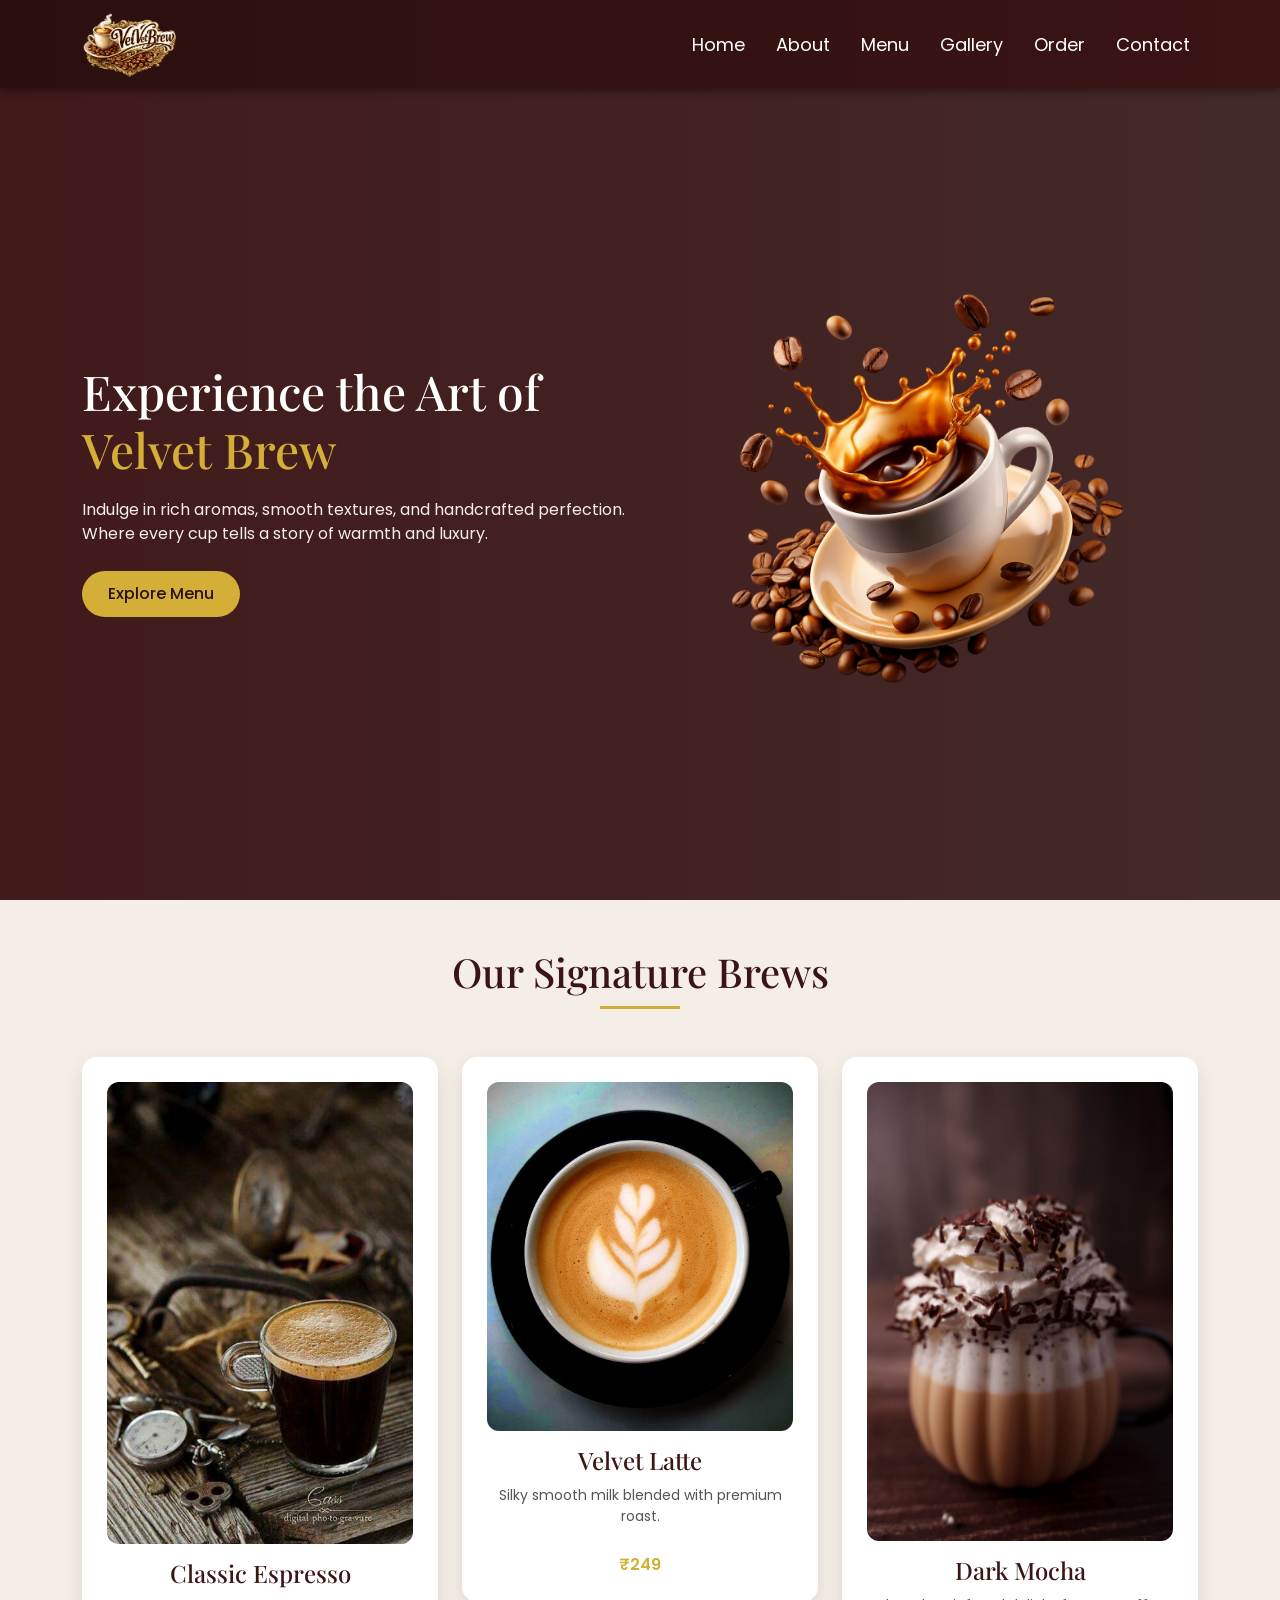
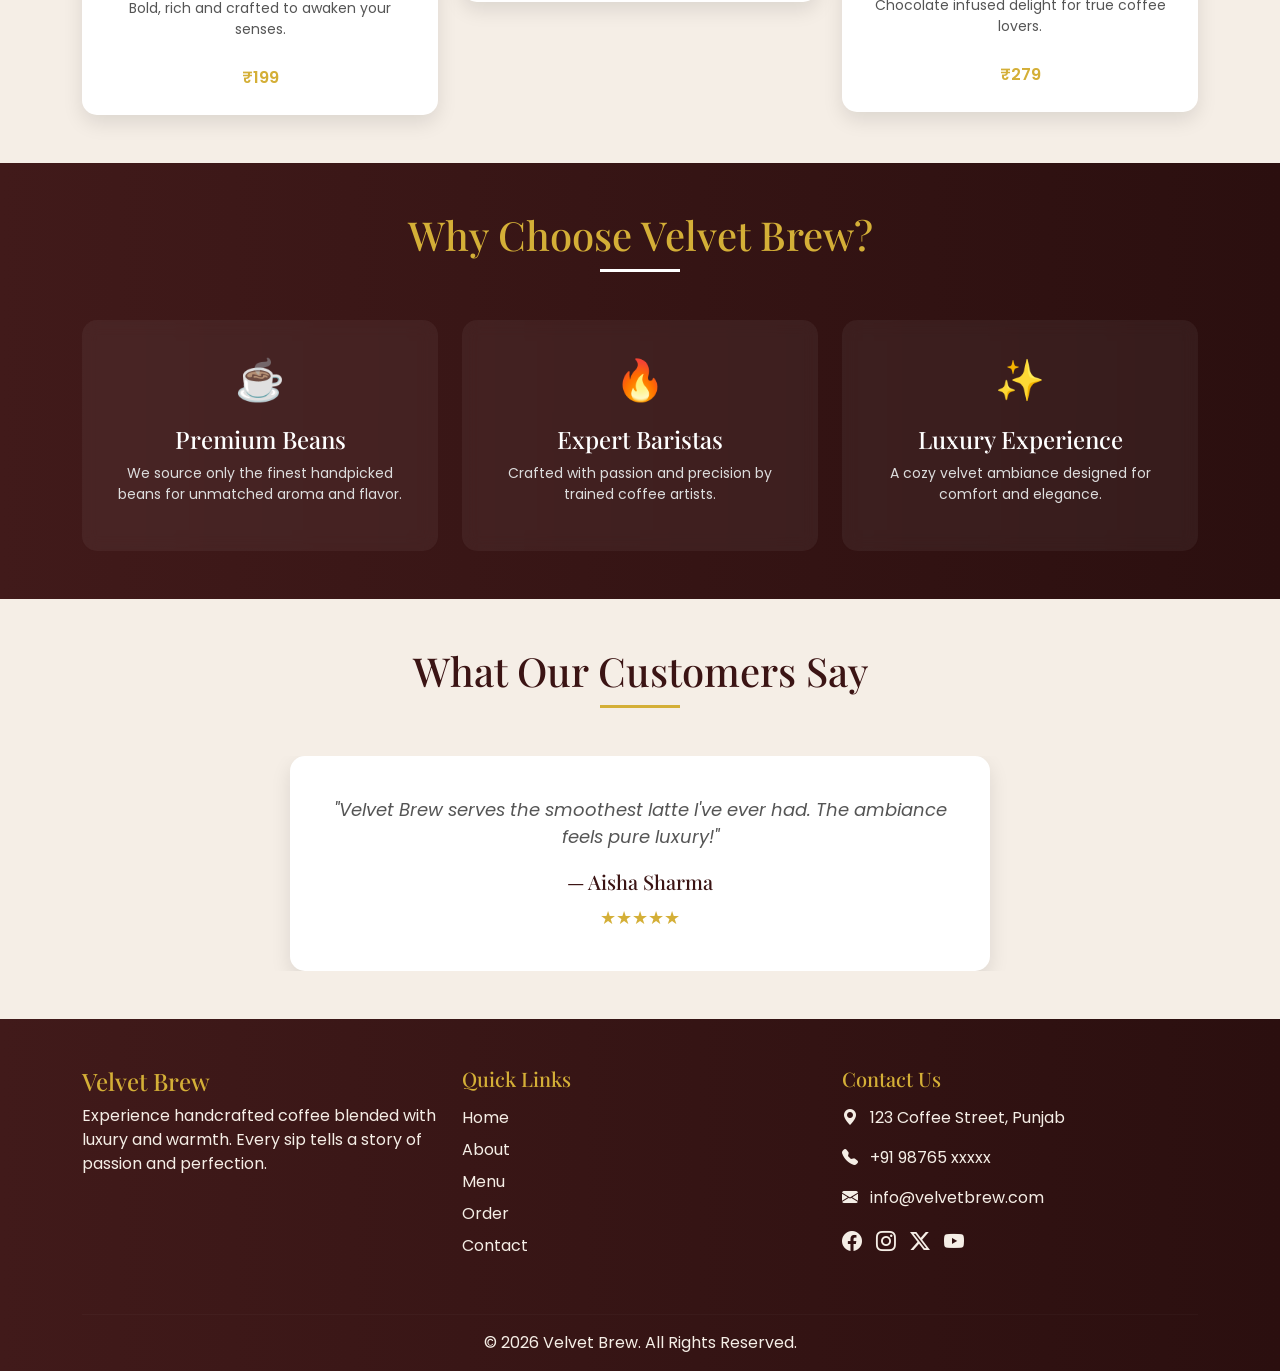
<file: index.html>
<!DOCTYPE html>
<html lang="en">
<head>
    <meta charset="UTF-8">
    <title>Velvet Brew | Premium Coffee Experience</title>
    <meta name="viewport" content="width=device-width, initial-scale=1">
    <link href="https://cdn.jsdelivr.net/npm/bootstrap-icons@1.11.3/font/bootstrap-icons.css" rel="stylesheet">
    <link href="https://fonts.googleapis.com/css2?family=Playfair+Display:wght@600;700&family=Poppins:wght@300;400;500&display=swap" rel="stylesheet">
    <link href="https://cdn.jsdelivr.net/npm/bootstrap@5.3.2/dist/css/bootstrap.min.css" rel="stylesheet">
    <script src="https://cdn.jsdelivr.net/npm/bootstrap@5.3.2/dist/js/bootstrap.bundle.min.js"></script>
    <link rel="stylesheet" href="css/style.css">
    <script src="js/script.js"></script>
</head>
<body>
    <nav class="navbar navbar-expand-lg navbar-dark fixed-top">
        <div class="container">
            <a class="navbar-brand d-flex align-items-center" href="#">
                <img src="images/logo2.png" alt="Velvet Brew Logo" class="logo-img">
            </a>
            <button class="navbar-toggler" type="button" data-bs-toggle="collapse" data-bs-target="#navbarNav">
                <span class="navbar-toggler-icon"></span>
            </button>
            <div class="collapse navbar-collapse" id="navbarNav">
                <ul class="navbar-nav ms-auto">
                    <li class="nav-item">
                        <a class="nav-link active" href="index.html">Home</a>
                    </li>
                    <li class="nav-item">
                        <a class="nav-link" href="about.html">About</a>
                    </li>
                    <li class="nav-item">
                        <a class="nav-link" href="menu.html">Menu</a>
                    </li>
                    <li class="nav-item">
                        <a class="nav-link" href="gallery.html">Gallery</a>
                    </li>
                    <li class="nav-item">
                        <a class="nav-link" href="order.html">Order</a>
                    </li>
                    <li class="nav-item">
                        <a class="nav-link" href="contact.html">Contact</a>
                    </li>
                </ul>
            </div>
        </div>
    </nav>
    <section class="hero-section d-flex align-items-center">
        <div class="container">
            <div class="row align-items-center">
                <div class="col-lg-6 hero-text">
                    <h1 class="hero-title">Experience the Art of <span>Velvet Brew</span></h1>
                    <p class="hero-subtitle">
                        Indulge in rich aromas, smooth textures, and handcrafted perfection. 
                        Where every cup tells a story of warmth and luxury.
                    </p>
                    <a href="menu.html" class="btn hero-btn">Explore Menu</a>
                </div>
                <div class="col-lg-6 text-center hero-image">
                    <img src="images/mug5.png" alt="Coffee Cup" class="img-fluid floating-img">
                </div>
            </div>
        </div>
    </section>
    <section class="featured-section py-5">
        <div class="container text-center">
            <h2 class="section-title mb-5">Our Signature Brews</h2>
            <div class="row g-4">
                <div class="col-lg-4 col-md-6">
                    <div class="coffee-card">
                        <img src="images/expresso.jpg" class="img-fluid" alt="Espresso">
                        <h4>Classic Espresso</h4>
                        <p>Bold, rich and crafted to awaken your senses.</p>
                        <span class="price">₹199</span>
                    </div>
                </div>
                <div class="col-lg-4 col-md-6">
                    <div class="coffee-card">
                        <img src="images/latte.jpg" class="img-fluid" alt="Latte">
                        <h4>Velvet Latte</h4>
                        <p>Silky smooth milk blended with premium roast.</p>
                        <span class="price">₹249</span>
                    </div>
                </div>
                <div class="col-lg-4 col-md-6 mx-auto">
                    <div class="coffee-card">
                        <img src="images/mochha.jpg" class="img-fluid" alt="Mocha">
                        <h4>Dark Mocha</h4>
                        <p>Chocolate infused delight for true coffee lovers.</p>
                        <span class="price">₹279</span>
                    </div>
                </div>
            </div>
        </div>
    </section>
    <section class="why-section py-5">
        <div class="container text-center">
            <h2 class="section-title-light mb-5">Why Choose Velvet Brew?</h2>
            <div class="row g-4">
                <div class="col-lg-4 col-md-6">
                    <div class="why-box">
                        <div class="icon">☕</div>
                        <h4>Premium Beans</h4>
                        <p>We source only the finest handpicked beans for unmatched aroma and flavor.</p>
                    </div>
                </div>
                <div class="col-lg-4 col-md-6">
                    <div class="why-box">
                        <div class="icon">🔥</div>
                        <h4>Expert Baristas</h4>
                        <p>Crafted with passion and precision by trained coffee artists.</p>
                    </div>
                </div>
                <div class="col-lg-4 col-md-6 mx-auto">
                    <div class="why-box">
                        <div class="icon">✨</div>
                        <h4>Luxury Experience</h4>
                        <p>A cozy velvet ambiance designed for comfort and elegance.</p>
                    </div>
                </div>
            </div>
        </div>
    </section>
    <section class="testimonial-section py-5">
        <div class="container text-center">
            <h2 class="section-title mb-5">What Our Customers Say</h2>
            <div id="testimonialCarousel" class="carousel slide carousel-fade" data-bs-ride="carousel" data-bs-interval="3000">
                <div class="carousel-inner">
                    <div class="carousel-item active">
                        <div class="testimonial-card mx-auto">
                            <p>"Velvet Brew serves the smoothest latte I've ever had. The ambiance feels pure luxury!"</p>
                            <h5>— Aisha Sharma</h5>
                            <div class="stars">★★★★★</div>
                        </div>
                    </div>
                    <div class="carousel-item">
                        <div class="testimonial-card mx-auto">
                            <p>"The Dark Mocha is heavenly. A perfect blend of richness and sweetness."</p>
                            <h5>— Rohan Mehta</h5>
                            <div class="stars">★★★★★</div>
                        </div>
                    </div>
                    <div class="carousel-item">
                        <div class="testimonial-card mx-auto">
                            <p>"Best café experience in town. Cozy, classy and unforgettable."</p>
                            <h5>— Priya Kapoor</h5>
                            <div class="stars">★★★★★</div>
                        </div>
                    </div>
                </div>
            </div>
        </div>
    </section>
    <footer class="footer-section pt-5 pb-3">
        <div class="container">
            <div class="row">
                <div class="col-lg-4 col-md-6 mb-4">
                    <h4 class="footer-brand">Velvet Brew</h4>
                    <p>Experience handcrafted coffee blended with luxury and warmth. 
                    Every sip tells a story of passion and perfection.</p>
                </div>
                <div class="col-lg-4 col-md-6 mb-4">
                    <h5 class="footer-title">Quick Links</h5>
                    <ul class="footer-links">
                        <li><a href="index.html">Home</a></li>
                        <li><a href="about.html">About</a></li>
                        <li><a href="menu.html">Menu</a></li>
                        <li><a href="order.html">Order</a></li>
                        <li><a href="contact.html">Contact</a></li>
                    </ul>
                </div>
                <div class="col-lg-4 col-md-12 mb-4">
                    <h5 class="footer-title">Contact Us</h5>
                    <p><i class="bi bi-geo-alt-fill me-2"></i> 123 Coffee Street, Punjab</p>
                    <p><i class="bi bi-telephone-fill me-2"></i> +91 98765 xxxxx</p>
                    <p><i class="bi bi-envelope-fill me-2"></i> info@velvetbrew.com</p>
                    <div class="social-icons mt-3">
                        <a href="#"><i class="bi bi-facebook"></i></a>
                        <a href="#"><i class="bi bi-instagram"></i></a>
                        <a href="#"><i class="bi bi-twitter-x"></i></a>
                        <a href="#"><i class="bi bi-youtube"></i></a>
                    </div>
                </div>
            </div><hr>
            <div class="text-center"><p class="mb-0">© 2026 Velvet Brew. All Rights Reserved.</p> </div>
        </div>
    </footer>
</body>
</html>
</file>
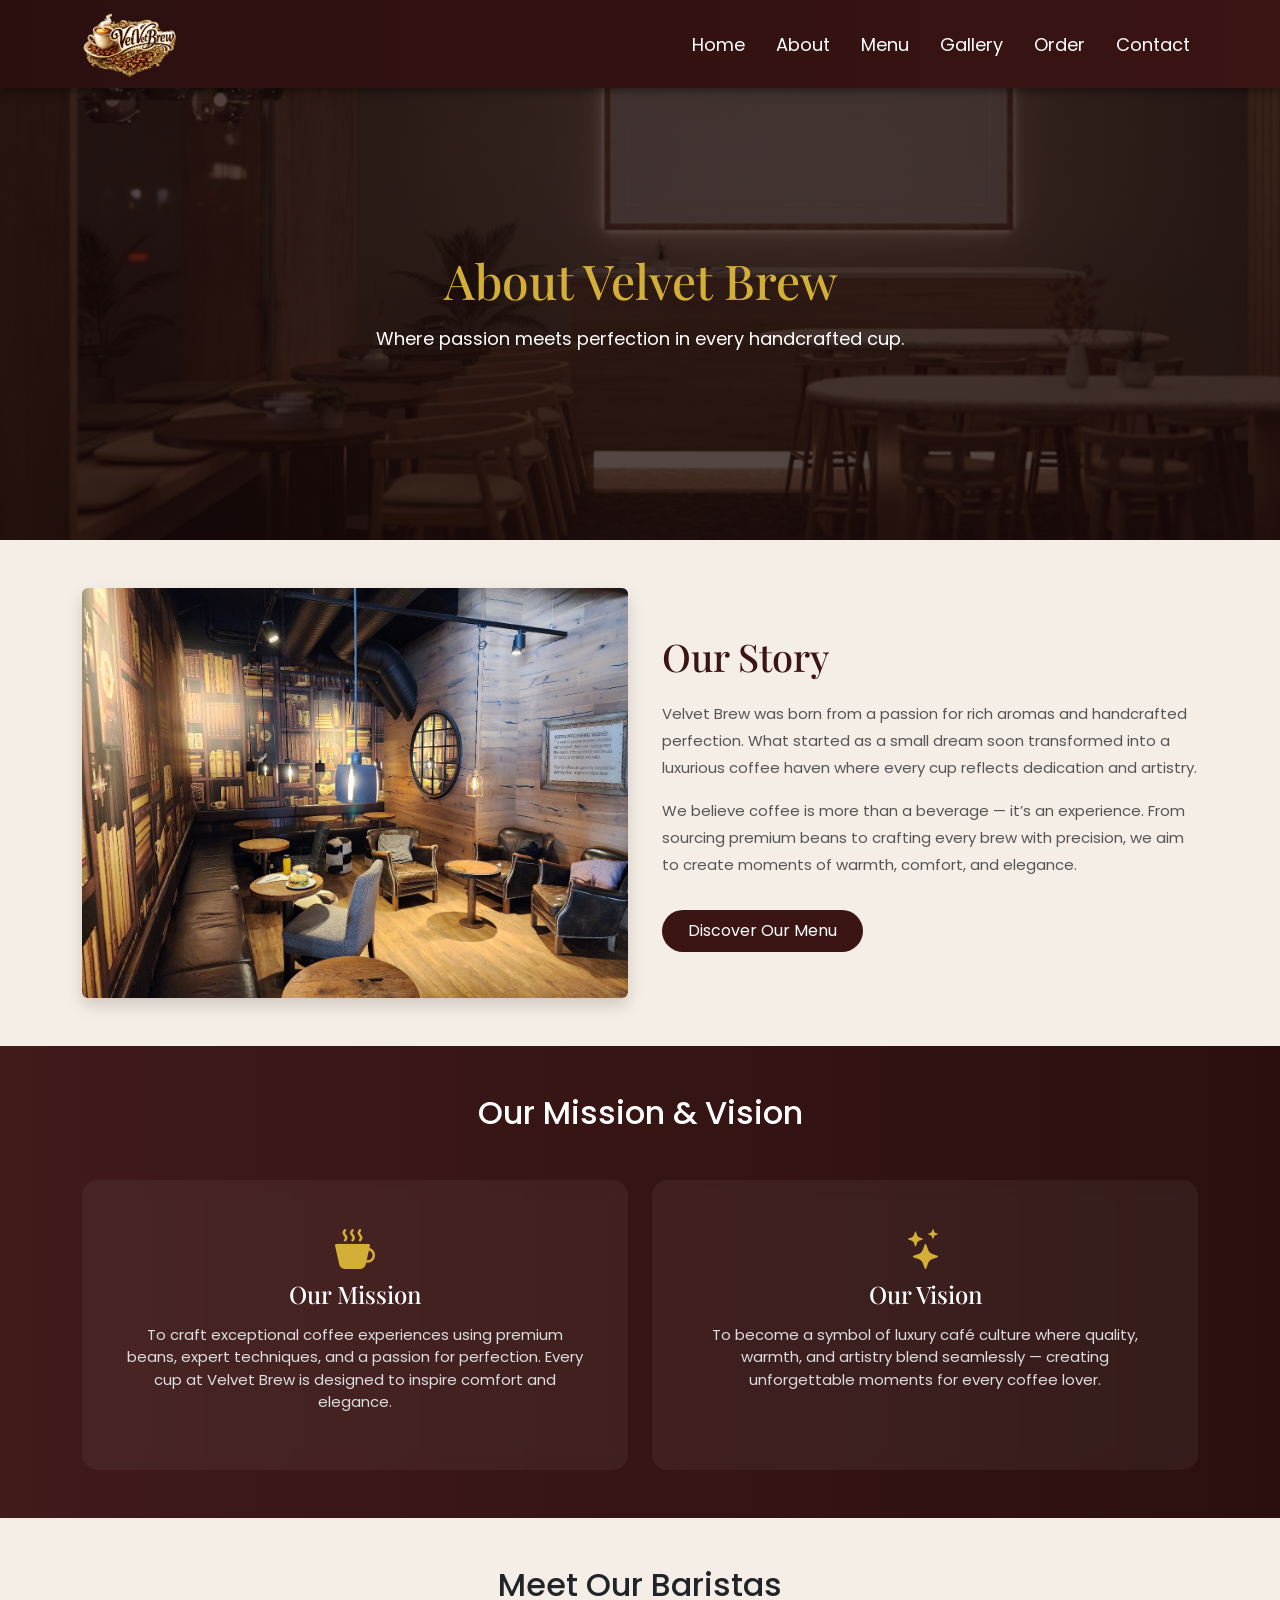
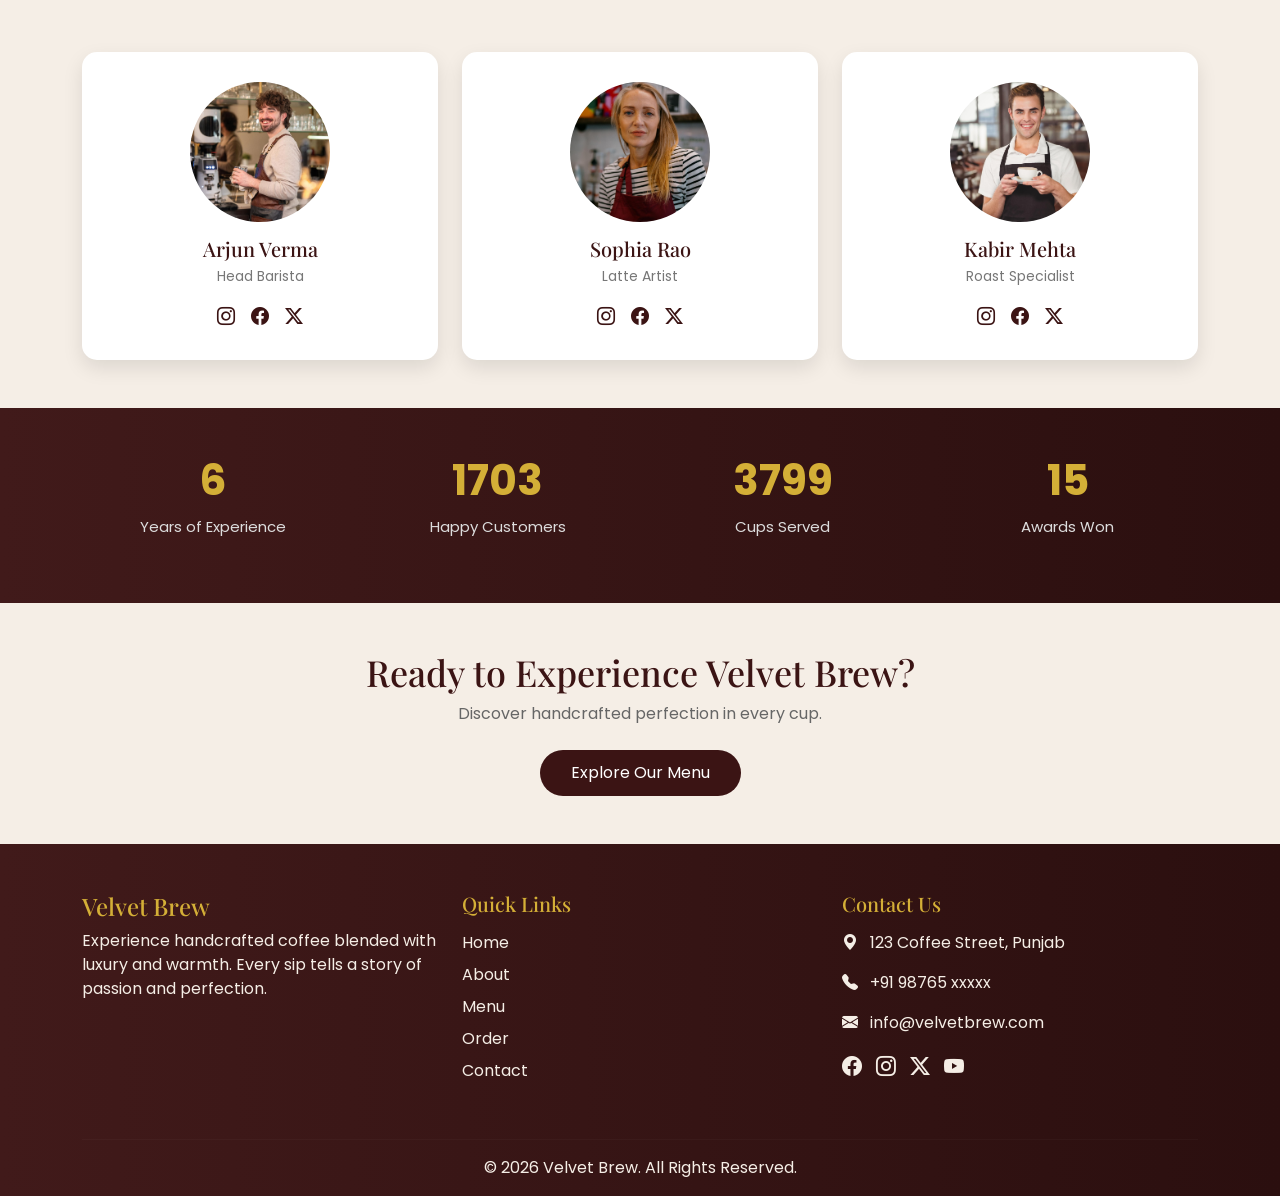
<file: about.html>
<!DOCTYPE html>
<html lang="en">
<head>
    <meta charset="UTF-8">
    <title>Velvet Brew | Premium Coffee Experience</title>
    <meta name="viewport" content="width=device-width, initial-scale=1">
    <link href="https://cdn.jsdelivr.net/npm/bootstrap-icons@1.11.3/font/bootstrap-icons.css" rel="stylesheet">
    <link href="https://fonts.googleapis.com/css2?family=Playfair+Display:wght@600;700&family=Poppins:wght@300;400;500&display=swap" rel="stylesheet">
    <link href="https://cdn.jsdelivr.net/npm/bootstrap@5.3.2/dist/css/bootstrap.min.css" rel="stylesheet">
    <script src="https://cdn.jsdelivr.net/npm/bootstrap@5.3.2/dist/js/bootstrap.bundle.min.js"></script>
    <link rel="stylesheet" href="css/about.css">
    <script src="js/about.js"></script>
</head>
<body>
    <nav class="navbar navbar-expand-lg navbar-dark fixed-top">
        <div class="container">
            <a class="navbar-brand d-flex align-items-center" href="#">
                <img src="images/logo2.png" alt="Velvet Brew Logo" class="logo-img">
            </a>
            <button class="navbar-toggler" type="button" data-bs-toggle="collapse" data-bs-target="#navbarNav">
                <span class="navbar-toggler-icon"></span>
            </button>
            <div class="collapse navbar-collapse" id="navbarNav">
                <ul class="navbar-nav ms-auto">
                    <li class="nav-item"><a class="nav-link" href="index.html">Home</a></li>
                    <li class="nav-item"><a class="nav-link active" href="about.html">About</a></li>
                    <li class="nav-item"><a class="nav-link" href="menu.html">Menu</a></li>
                    <li class="nav-item"><a class="nav-link" href="gallery.html">Gallery</a></li>
                    <li class="nav-item"><a class="nav-link" href="order.html">Order</a></li>
                    <li class="nav-item"><a class="nav-link" href="contact.html">Contact</a></li>
                </ul>
            </div>
        </div>
    </nav>
    <section class="about-hero d-flex align-items-center text-center">
        <div class="container">
            <h1>About Velvet Brew</h1>
            <p>Where passion meets perfection in every handcrafted cup.</p>
        </div>
    </section>
    <section class="our-story py-5">
        <div class="container">
            <div class="row align-items-center">
                <div class="col-lg-6 mb-4 mb-lg-0 story-img">
                    <img src="images/story.jpg" class="img-fluid rounded shadow" alt="Velvet Brew Story">
                </div>
                <div class="col-lg-6 story-text">
                    <h2>Our Story</h2>
                    <p> Velvet Brew was born from a passion for rich aromas and handcrafted perfection. 
                        What started as a small dream soon transformed into a luxurious coffee haven 
                        where every cup reflects dedication and artistry.
                    </p>
                    <p>We believe coffee is more than a beverage — it’s an experience. 
                        From sourcing premium beans to crafting every brew with precision, 
                        we aim to create moments of warmth, comfort, and elegance.
                    </p>
                    <a href="menu.html" class="btn story-btn mt-3">Discover Our Menu</a>
                </div>
            </div>
        </div>
    </section>
    <section class="mission-section py-5">
        <div class="container text-center">
            <h2 class="section-title-light mb-5">Our Mission & Vision</h2>
            <div class="row g-4">
                <div class="col-lg-6">
                    <div class="mission-box h-100">
                        <i class="bi bi-cup-hot-fill mission-icon"></i>
                        <h4>Our Mission</h4>
                        <p>To craft exceptional coffee experiences using premium beans, 
                            expert techniques, and a passion for perfection. 
                            Every cup at Velvet Brew is designed to inspire comfort and elegance.
                        </p>
                    </div>
                </div>
                <div class="col-lg-6">
                    <div class="mission-box h-100">
                        <i class="bi bi-stars mission-icon"></i>
                        <h4>Our Vision</h4>
                        <p> To become a symbol of luxury café culture where quality, 
                            warmth, and artistry blend seamlessly — creating unforgettable 
                            moments for every coffee lover.
                        </p>
                    </div>
                </div>
            </div>
        </div>
    </section>
    <section class="team-section py-5">
        <div class="container text-center">
            <h2 class="section-title mb-5">Meet Our Baristas</h2>
            <div class="row g-4">
                <div class="col-lg-4 col-md-6">
                    <div class="team-card">
                        <img src="images/arjun.jpg" class="team-img" alt="Barista">
                        <h5>Arjun Verma</h5>
                        <p>Head Barista</p>
                        <div class="team-social">
                            <i class="bi bi-instagram"></i>
                            <i class="bi bi-facebook"></i>
                            <i class="bi bi-twitter-x"></i>
                        </div>
                    </div>
                </div>
                <div class="col-lg-4 col-md-6">
                    <div class="team-card">
                        <img src="images/sophia.jpg" class="team-img" alt="Barista">
                        <h5>Sophia Rao</h5>
                        <p>Latte Artist</p>
                        <div class="team-social">
                            <i class="bi bi-instagram"></i>
                            <i class="bi bi-facebook"></i>
                            <i class="bi bi-twitter-x"></i>
                        </div>
                    </div>
                </div>
                <div class="col-lg-4 col-md-6 mx-auto">
                    <div class="team-card">
                        <img src="images/kabir.jpg" class="team-img" alt="Barista">
                        <h5>Kabir Mehta</h5>
                        <p>Roast Specialist</p>
                        <div class="team-social">
                            <i class="bi bi-instagram"></i>
                            <i class="bi bi-facebook"></i>
                            <i class="bi bi-twitter-x"></i>
                        </div>
                    </div>
                </div>
            </div>
        </div>
    </section>
    <section class="stats-section py-5 text-center">
        <div class="container">
            <div class="row g-4">
                <div class="col-lg-3 col-md-6">
                    <div class="stat-box">
                        <h2 class="counter" data-target="6">0</h2>
                        <p>Years of Experience</p>
                    </div>
                </div>
                <div class="col-lg-3 col-md-6">
                    <div class="stat-box">
                        <h2 class="counter" data-target="2500">0</h2>
                        <p>Happy Customers</p>
                    </div>
                </div>
                <div class="col-lg-3 col-md-6">
                    <div class="stat-box">
                        <h2 class="counter" data-target="5700">0</h2>
                        <p>Cups Served</p>
                    </div>
                </div>
                <div class="col-lg-3 col-md-6">
                    <div class="stat-box">
                        <h2 class="counter" data-target="15">0</h2>
                        <p>Awards Won</p>
                    </div>
                </div>
            </div>
        </div>
    </section>
    <section class="cta-section text-center py-5">
        <div class="container">
            <h2>Ready to Experience Velvet Brew?</h2>
            <p class="mb-4">Discover handcrafted perfection in every cup.</p>
            <a href="menu.html" class="btn cta-btn">Explore Our Menu</a>
        </div>
    </section>
    <footer class="footer-section pt-5 pb-3">
        <div class="container">
            <div class="row">
                <div class="col-lg-4 col-md-6 mb-4">
                    <h4 class="footer-brand">Velvet Brew</h4>
                    <p>Experience handcrafted coffee blended with luxury and warmth. 
                    Every sip tells a story of passion and perfection.</p>
                </div>
                <div class="col-lg-4 col-md-6 mb-4">
                    <h5 class="footer-title">Quick Links</h5>
                    <ul class="footer-links">
                        <li><a href="index.html">Home</a></li>
                        <li><a href="about.html">About</a></li>
                        <li><a href="menu.html">Menu</a></li>
                        <li><a href="order.html">Order</a></li>
                        <li><a href="contact.html">Contact</a></li>
                    </ul>
                </div>
                <div class="col-lg-4 col-md-12 mb-4">
                    <h5 class="footer-title">Contact Us</h5>
                    <p><i class="bi bi-geo-alt-fill me-2"></i> 123 Coffee Street, Punjab</p>
                    <p><i class="bi bi-telephone-fill me-2"></i> +91 98765 xxxxx</p>
                    <p><i class="bi bi-envelope-fill me-2"></i> info@velvetbrew.com</p>
                    <div class="social-icons mt-3">
                        <a href="#"><i class="bi bi-facebook"></i></a>
                        <a href="#"><i class="bi bi-instagram"></i></a>
                        <a href="#"><i class="bi bi-twitter-x"></i></a>
                        <a href="#"><i class="bi bi-youtube"></i></a>
                    </div>
                </div>
            </div><hr>
            <div class="text-center">
                <p class="mb-0">© 2026 Velvet Brew. All Rights Reserved.</p>
            </div>
        </div>
    </footer>
</body>
</html>
</file>
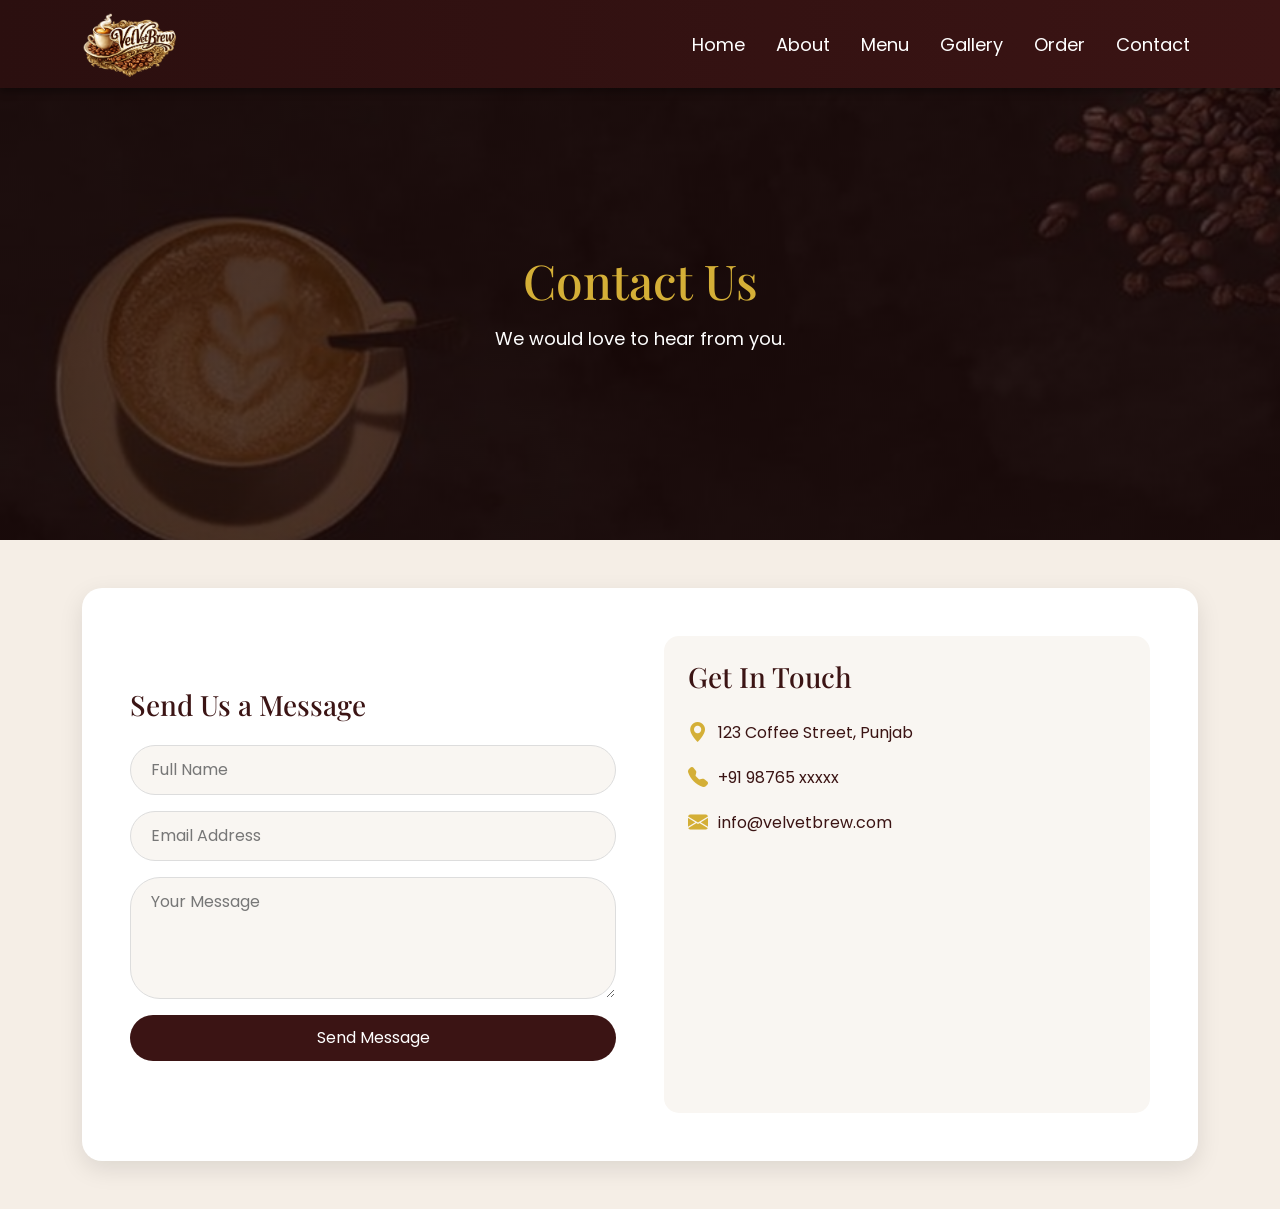
<file: contact.html>
<!DOCTYPE html>
<html lang="en">
<head>
    <meta charset="UTF-8">
    <title>Contact | Velvet Brew</title>
    <meta name="viewport" content="width=device-width, initial-scale=1">
    <link href="https://fonts.googleapis.com/css2?family=Playfair+Display:wght@600;700&family=Poppins:wght@300;400;500&display=swap" rel="stylesheet">
    <link href="https://cdn.jsdelivr.net/npm/bootstrap@5.3.2/dist/css/bootstrap.min.css" rel="stylesheet">
    <link href="https://cdn.jsdelivr.net/npm/bootstrap-icons@1.11.3/font/bootstrap-icons.css" rel="stylesheet">
    <script src="https://cdn.jsdelivr.net/npm/bootstrap@5.3.2/dist/js/bootstrap.bundle.min.js"></script>
    <link rel="stylesheet" href="css/contact.css">
    <script src="js/contact.js"></script>
</head>
<body>
    <nav class="navbar navbar-expand-lg navbar-dark fixed-top">
        <div class="container">
            <a class="navbar-brand d-flex align-items-center" href="#">
                <img src="images/logo2.png" alt="Velvet Brew Logo" class="logo-img">
            </a>
            <button class="navbar-toggler" type="button" data-bs-toggle="collapse" data-bs-target="#navbarNav">
                <span class="navbar-toggler-icon"></span>
            </button>
            <div class="collapse navbar-collapse" id="navbarNav">
                <ul class="navbar-nav ms-auto">
                    <li class="nav-item"><a class="nav-link" href="index.html">Home</a></li>
                    <li class="nav-item"><a class="nav-link" href="about.html">About</a></li>
                    <li class="nav-item"><a class="nav-link" href="menu.html">Menu</a></li>
                    <li class="nav-item"><a class="nav-link" href="gallery.html">Gallery</a></li>
                    <li class="nav-item"><a class="nav-link" href="order.html">Order</a></li>
                    <li class="nav-item"><a class="nav-link active" href="contact.html">Contact</a></li>
                </ul>
            </div>
        </div>
    </nav>
    <section class="contact-hero d-flex align-items-center text-center">
        <div class="container">
            <h1>Contact Us</h1>
            <p>We would love to hear from you.</p>
        </div>
    </section>
    <section class="contact-section py-5">
        <div class="container">
            <div class="contact-wrapper p-4 p-lg-5">
                <div class="row g-5 align-items-center">
                    <div class="col-lg-6">
                        <div id="contactSuccess" class="alert alert-success d-none">
                            🎉 Message sent successfully!
                        </div>
                        <h3 class="contact-title mb-4">Send Us a Message</h3>
                        <form id="contactForm">
                            <div class="mb-3">
                                <input type="text" class="form-control contact-input" placeholder="Full Name" required>
                            </div>
                            <div class="mb-3">
                                <input type="email" class="form-control contact-input" placeholder="Email Address" required>
                            </div>
                            <div class="mb-3">
                                <textarea class="form-control contact-input" rows="4" placeholder="Your Message" required></textarea>
                            </div>
                            <button type="submit" class="btn contact-btn w-100">Send Message </button>
                        </form>
                    </div>
                    <div class="col-lg-6">
                        <div class="contact-info p-4">
                            <h3 class="contact-title mb-4">Get In Touch</h3>
                            <div class="contact-detail">
                                <i class="bi bi-geo-alt-fill"></i>
                                <span>123 Coffee Street, Punjab</span>
                            </div>
                            <div class="contact-detail">
                                <i class="bi bi-telephone-fill"></i>
                                <span>+91 98765 xxxxx</span>
                            </div>
                            <div class="contact-detail">
                                <i class="bi bi-envelope-fill"></i>
                                <span>info@velvetbrew.com</span>
                            </div>
                            <div class="map mt-4">
                                <iframe src="https://www.google.com/maps/embed?pb=!1m16!1m12!1m3!1d3410.0773502335755!2d75.68206667560172!3d31.273955574327687!2m3!1f0!2f0!3f0!3m2!1i1024!2i768!4f13.1!2m1!1seastwood!5e0!3m2!1sen!2sin!4v1771154741053!5m2!1sen!2sin"
                                        width="100%" height="220"
                                        style="border:0; border-radius:12px;"
                                        allowfullscreen="" loading="lazy">
                                </iframe>
                            </div>
                        </div>
                    </div>
                </div>
            </div>
        </div>
    </section>
</body>
</html>
</file>
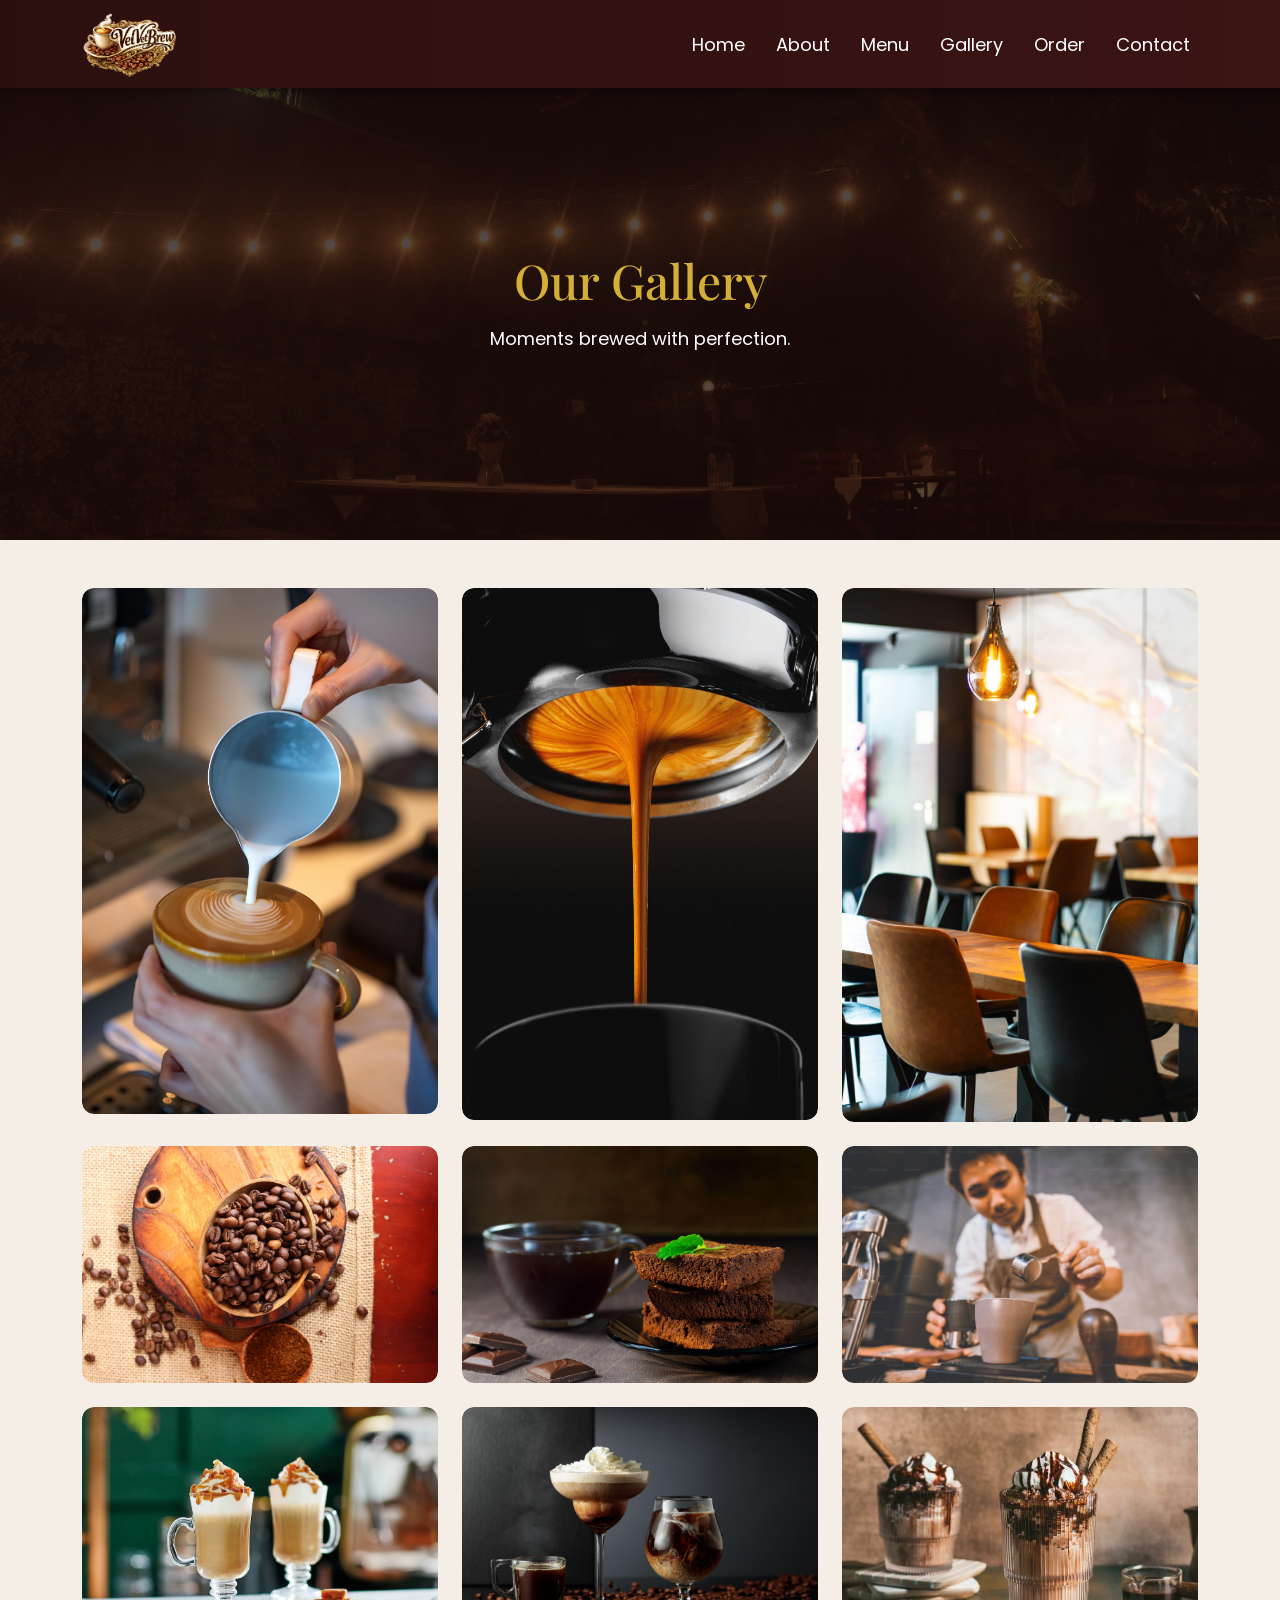
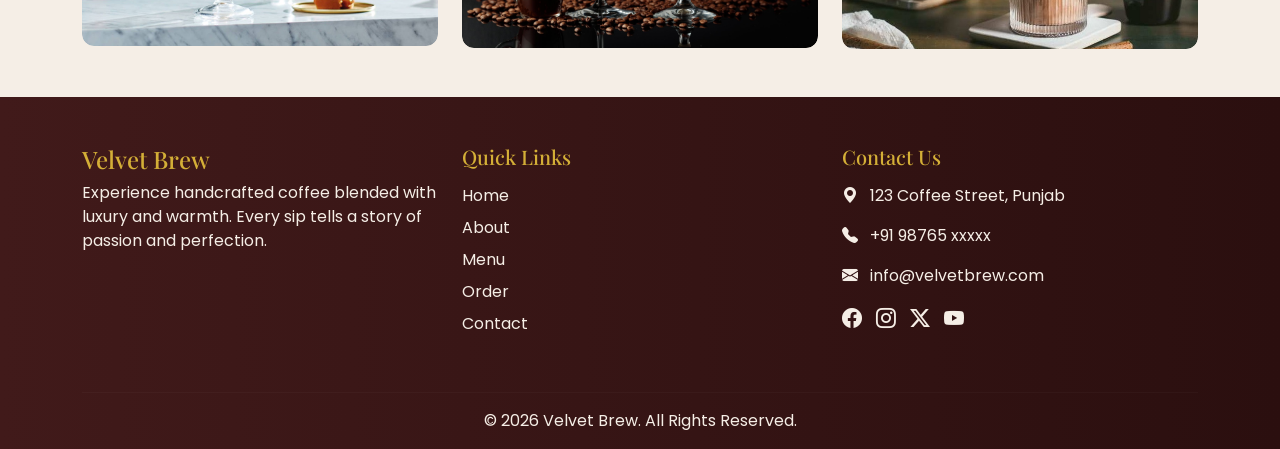
<file: gallery.html>
<!DOCTYPE html>
<html lang="en">
<head>
    <meta charset="UTF-8">
    <title>Gallery | Velvet Brew</title>
    <meta name="viewport" content="width=device-width, initial-scale=1">
    <link href="https://fonts.googleapis.com/css2?family=Playfair+Display:wght@600;700&family=Poppins:wght@300;400;500&display=swap" rel="stylesheet">
    <link href="https://cdn.jsdelivr.net/npm/bootstrap@5.3.2/dist/css/bootstrap.min.css" rel="stylesheet">
    <link href="https://cdn.jsdelivr.net/npm/bootstrap-icons@1.11.3/font/bootstrap-icons.css" rel="stylesheet">
    <script src="https://cdn.jsdelivr.net/npm/bootstrap@5.3.2/dist/js/bootstrap.bundle.min.js"></script>
    <link rel="stylesheet" href="css/gallery.css">
    <script src="js/script.js"></script>
</head>
<body>
    <nav class="navbar navbar-expand-lg navbar-dark fixed-top">
        <div class="container">
            <a class="navbar-brand d-flex align-items-center" href="#">
                <img src="images/logo2.png" alt="Velvet Brew Logo" class="logo-img">
            </a>
            <button class="navbar-toggler" type="button" data-bs-toggle="collapse" data-bs-target="#navbarNav">
                <span class="navbar-toggler-icon"></span>
            </button>
            <div class="collapse navbar-collapse" id="navbarNav">
                <ul class="navbar-nav ms-auto">
                    <li class="nav-item"><a class="nav-link" href="index.html">Home</a></li>
                    <li class="nav-item"><a class="nav-link" href="about.html">About</a></li>
                    <li class="nav-item"><a class="nav-link" href="menu.html">Menu</a></li>
                    <li class="nav-item"><a class="nav-link active" href="gallery.html">Gallery</a></li>
                    <li class="nav-item"><a class="nav-link" href="order.html">Order</a></li>
                    <li class="nav-item"><a class="nav-link" href="contact.html">Contact</a></li>
                </ul>
            </div>
        </div>
    </nav>
    <section class="gallery-hero d-flex align-items-center text-center">
        <div class="container">
            <h1>Our Gallery</h1>
            <p>Moments brewed with perfection.</p>
        </div>
    </section>
    <section class="gallery-section py-5">
        <div class="container">
            <div class="row g-4">
                <div class="col-lg-4 col-md-6">
                    <div class="gallery-item">
                        <img src="images/gal1.jpg" class="img-fluid">
                    </div>
                </div>
                <div class="col-lg-4 col-md-6">
                    <div class="gallery-item">
                        <img src="images/gal2.jpg" class="img-fluid">
                    </div>
                </div>
                <div class="col-lg-4 col-md-6">
                    <div class="gallery-item">
                        <img src="images/gal3.jpg" class="img-fluid">
                    </div>
                </div>
                <div class="col-lg-4 col-md-6">
                    <div class="gallery-item">
                        <img src="images/gal4.jpg" class="img-fluid">
                    </div>
                </div>
                <div class="col-lg-4 col-md-6">
                    <div class="gallery-item">
                        <img src="images/gal5.jpg" class="img-fluid">
                    </div>
                </div>
                <div class="col-lg-4 col-md-6">
                    <div class="gallery-item">
                        <img src="images/gal6.jpg" class="img-fluid">
                    </div>
                </div>
                <div class="col-lg-4 col-md-6">
                    <div class="gallery-item">
                        <img src="images/gal8.jpg" class="img-fluid">
                    </div>
                </div>
                <div class="col-lg-4 col-md-6">
                    <div class="gallery-item">
                        <img src="images/gal7.jpg" class="img-fluid">
                    </div>
                </div>
                <div class="col-lg-4 col-md-6">
                    <div class="gallery-item">
                        <img src="images/gal9.jpg" class="img-fluid">
                    </div>
                </div>
            </div>
        </div>
    </section>
    <footer class="footer-section pt-5 pb-3">
        <div class="container">
            <div class="row">
                <div class="col-lg-4 col-md-6 mb-4">
                    <h4 class="footer-brand">Velvet Brew</h4>
                    <p>Experience handcrafted coffee blended with luxury and warmth. 
                    Every sip tells a story of passion and perfection.</p>
                </div>
                <div class="col-lg-4 col-md-6 mb-4">
                    <h5 class="footer-title">Quick Links</h5>
                    <ul class="footer-links">
                        <li><a href="index.html">Home</a></li>
                        <li><a href="about.html">About</a></li>
                        <li><a href="menu.html">Menu</a></li>
                        <li><a href="order.html">Order</a></li>
                        <li><a href="contact.html">Contact</a></li>
                    </ul>
                </div>
                <div class="col-lg-4 col-md-12 mb-4">
                    <h5 class="footer-title">Contact Us</h5>
                    <p><i class="bi bi-geo-alt-fill me-2"></i> 123 Coffee Street, Punjab</p>
                    <p><i class="bi bi-telephone-fill me-2"></i> +91 98765 xxxxx</p>
                    <p><i class="bi bi-envelope-fill me-2"></i> info@velvetbrew.com</p>
                    <div class="social-icons mt-3">
                        <a href="#"><i class="bi bi-facebook"></i></a>
                        <a href="#"><i class="bi bi-instagram"></i></a>
                        <a href="#"><i class="bi bi-twitter-x"></i></a>
                        <a href="#"><i class="bi bi-youtube"></i></a>
                    </div>
                </div>
            </div>
            <hr>
            <div class="text-center">
                <p class="mb-0">© 2026 Velvet Brew. All Rights Reserved.</p>
            </div>
        </div>
    </footer>
</body>
</html>
</file>
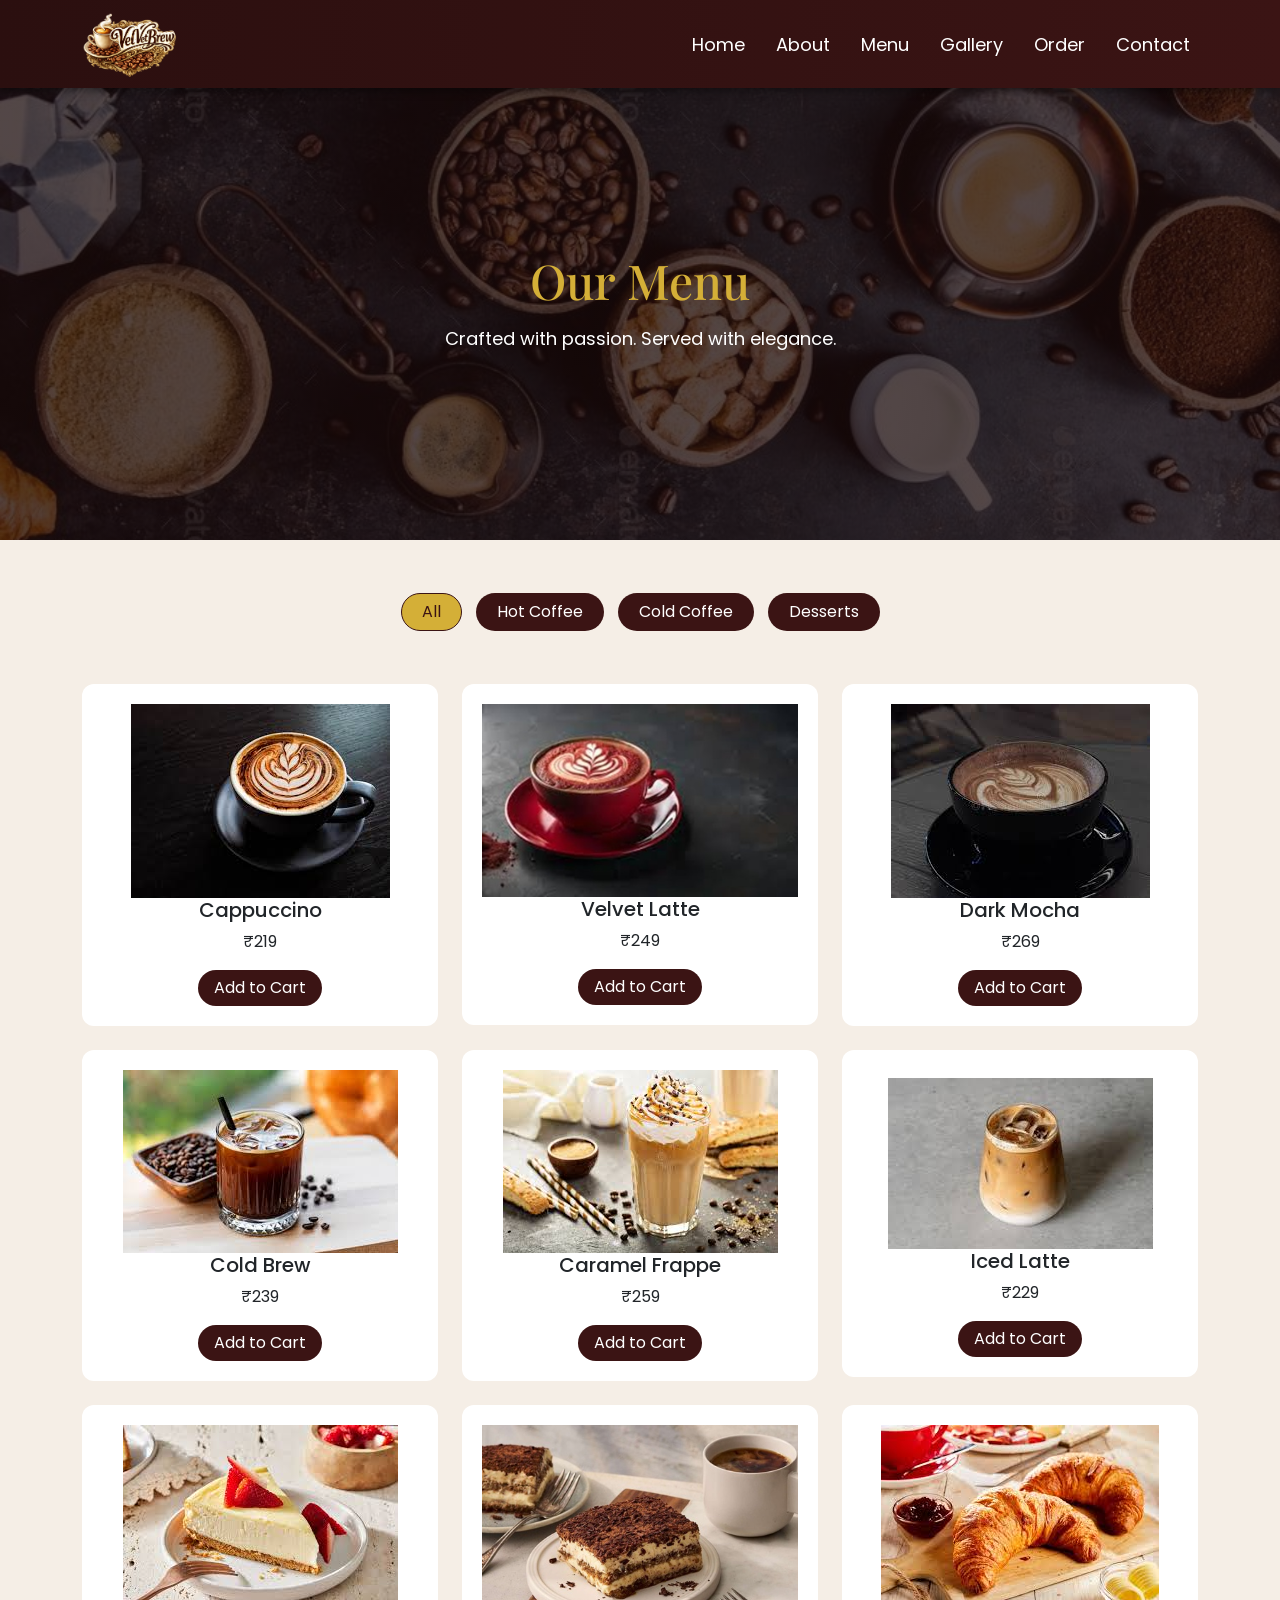
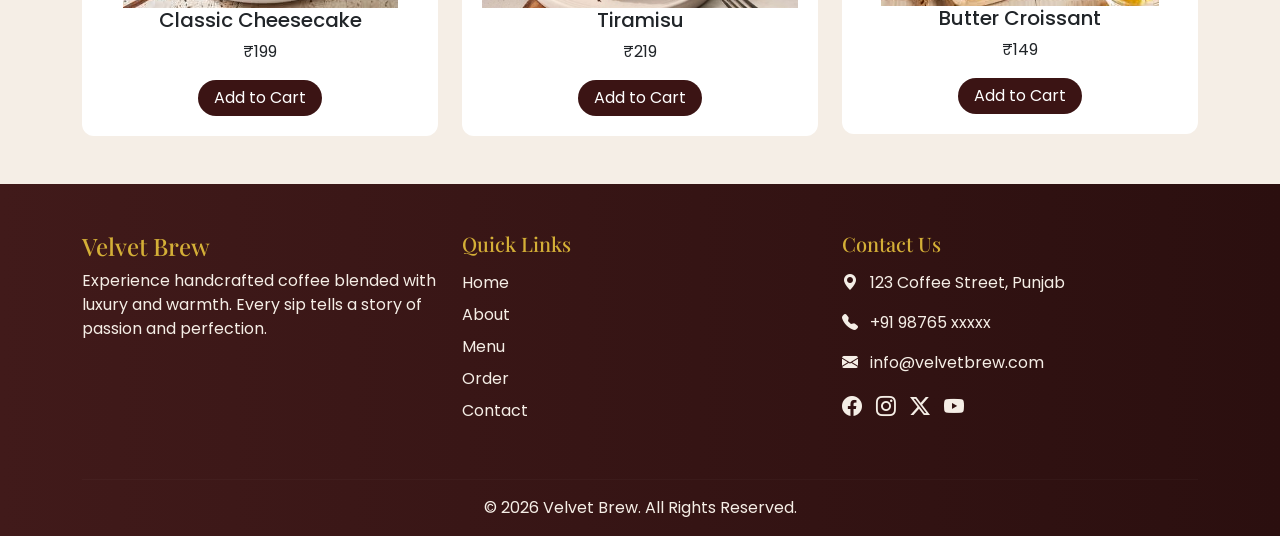
<file: menu.html>
<!DOCTYPE html>
<html lang="en">
<head>
    <meta charset="UTF-8">
    <title>Menu | Velvet Brew</title>
    <meta name="viewport" content="width=device-width, initial-scale=1">
    <link href="https://fonts.googleapis.com/css2?family=Playfair+Display:wght@600;700&family=Poppins:wght@300;400;500&display=swap" rel="stylesheet">
    <link href="https://cdn.jsdelivr.net/npm/bootstrap@5.3.2/dist/css/bootstrap.min.css" rel="stylesheet">
    <link href="https://cdn.jsdelivr.net/npm/bootstrap-icons@1.11.3/font/bootstrap-icons.css" rel="stylesheet">
    <script src="https://cdn.jsdelivr.net/npm/bootstrap@5.3.2/dist/js/bootstrap.bundle.min.js"></script>
    <link rel="stylesheet" href="css/menu.css">
    <script src="js/menu.js"></script>
</head>
<body>
    <nav class="navbar navbar-expand-lg navbar-dark fixed-top">
        <div class="container">
            <a class="navbar-brand d-flex align-items-center" href="#">
                <img src="images/logo2.png" alt="Velvet Brew Logo" class="logo-img">
            </a>
            <button class="navbar-toggler" type="button" data-bs-toggle="collapse" data-bs-target="#navbarNav">
                <span class="navbar-toggler-icon"></span>
            </button>
            <div class="collapse navbar-collapse" id="navbarNav">
                <ul class="navbar-nav ms-auto">
                    <li class="nav-item"><a class="nav-link" href="index.html">Home</a></li>
                    <li class="nav-item"><a class="nav-link" href="about.html">About</a></li>
                    <li class="nav-item"><a class="nav-link active" href="menu.html">Menu</a></li>
                    <li class="nav-item"><a class="nav-link" href="gallery.html">Gallery</a></li>
                    <li class="nav-item"><a class="nav-link" href="order.html">Order</a></li>
                    <li class="nav-item"><a class="nav-link" href="contact.html">Contact</a></li>
                </ul>
            </div>
        </div>
    </nav>
    <section class="menu-hero d-flex align-items-center text-center">
        <div class="container">
            <h1>Our Menu</h1>
            <p>Crafted with passion. Served with elegance.</p>
        </div>
    </section> 
    <section class="menu-section py-5">
        <div class="container">
            <div class="text-center mb-5">
                <button class="btn filter-btn active" onclick="filterMenu('all', this)">All</button>
                <button class="btn filter-btn" onclick="filterMenu('hot', this)">Hot Coffee</button>
                <button class="btn filter-btn" onclick="filterMenu('cold', this)">Cold Coffee</button>
                <button class="btn filter-btn" onclick="filterMenu('dessert', this)">Desserts</button>
            </div>
            <div class="row g-4">
                <div class="col-lg-4 col-md-6 menu-item hot">
                    <div class="menu-card">
                        <img src="images/capu.jpg" class="img-fluid">
                        <h5>Cappuccino</h5>
                        <p>₹219</p>
                        <button class="btn add-btn">Add to Cart</button>
                    </div>
                </div>
                <div class="col-lg-4 col-md-6 menu-item hot">
                    <div class="menu-card">
                        <img src="images/velvellate.jpg" class="img-fluid">
                        <h5>Velvet Latte</h5>
                        <p>₹249</p>
                        <button class="btn add-btn">Add to Cart</button>
                    </div>
                </div>
                <div class="col-lg-4 col-md-6 menu-item hot">
                    <div class="menu-card">
                        <img src="images/darkla.jpg" class="img-fluid">
                        <h5>Dark Mocha</h5>
                        <p>₹269</p>
                        <button class="btn add-btn">Add to Cart</button>
                    </div>
                </div>
                <div class="col-lg-4 col-md-6 menu-item cold">
                    <div class="menu-card">
                        <img src="images/coldbrew.jpg" class="img-fluid">
                        <h5>Cold Brew</h5>
                        <p>₹239</p>
                        <button class="btn add-btn">Add to Cart</button>
                    </div>
                </div>
                <div class="col-lg-4 col-md-6 menu-item cold">
                    <div class="menu-card">
                        <img src="images/Caramel.jpg" class="img-fluid">
                        <h5>Caramel Frappe</h5>
                        <p>₹259</p>
                        <button class="btn add-btn">Add to Cart</button>
                    </div>
                </div>
                <div class="col-lg-4 col-md-6 menu-item cold">
                    <div class="menu-card">
                        <img src="images/iced.jpg" class="img-fluid">
                        <h5>Iced Latte</h5>
                        <p>₹229</p>
                        <button class="btn add-btn">Add to Cart</button>
                    </div>
                </div>
                <div class="col-lg-4 col-md-6 menu-item dessert">
                    <div class="menu-card">
                        <img src="images/Classic.jpg" class="img-fluid">
                        <h5>Classic Cheesecake</h5>
                        <p>₹199</p>
                        <button class="btn add-btn">Add to Cart</button>
                    </div>
                </div>
                <div class="col-lg-4 col-md-6 menu-item dessert">
                    <div class="menu-card">
                        <img src="images/Tiramisu.jpg" class="img-fluid">
                        <h5>Tiramisu</h5>
                        <p>₹219</p>
                        <button class="btn add-btn">Add to Cart</button>
                    </div>
                </div>
                <div class="col-lg-4 col-md-6 menu-item dessert">
                    <div class="menu-card">
                        <img src="images/Butter.jpg" class="img-fluid">
                        <h5>Butter Croissant</h5>
                        <p>₹149</p>
                        <button class="btn add-btn">Add to Cart</button>
                    </div>
                </div>
            </div>
        </div>
    </section>
    <footer class="footer-section pt-5 pb-3">
        <div class="container">
            <div class="row">
                <div class="col-lg-4 col-md-6 mb-4">
                    <h4 class="footer-brand">Velvet Brew</h4>
                    <p>Experience handcrafted coffee blended with luxury and warmth. 
                    Every sip tells a story of passion and perfection.</p>
                </div>
                <div class="col-lg-4 col-md-6 mb-4">
                    <h5 class="footer-title">Quick Links</h5>
                    <ul class="footer-links">
                        <li><a href="index.html">Home</a></li>
                        <li><a href="about.html">About</a></li>
                        <li><a href="menu.html">Menu</a></li>
                        <li><a href="order.html">Order</a></li>
                        <li><a href="contact.html">Contact</a></li>
                    </ul>
                </div>
                <div class="col-lg-4 col-md-12 mb-4">
                    <h5 class="footer-title">Contact Us</h5>
                    <p><i class="bi bi-geo-alt-fill me-2"></i> 123 Coffee Street, Punjab</p>
                    <p><i class="bi bi-telephone-fill me-2"></i> +91 98765 xxxxx</p>
                    <p><i class="bi bi-envelope-fill me-2"></i> info@velvetbrew.com</p>
                    <div class="social-icons mt-3">
                        <a href="#"><i class="bi bi-facebook"></i></a>
                        <a href="#"><i class="bi bi-instagram"></i></a>
                        <a href="#"><i class="bi bi-twitter-x"></i></a>
                        <a href="#"><i class="bi bi-youtube"></i></a>
                    </div>
                </div>
            </div>
            <hr>
            <div class="text-center">
                <p class="mb-0">© 2026 Velvet Brew. All Rights Reserved.</p>
            </div>
        </div>
    </footer>
</body>
</html>
</file>
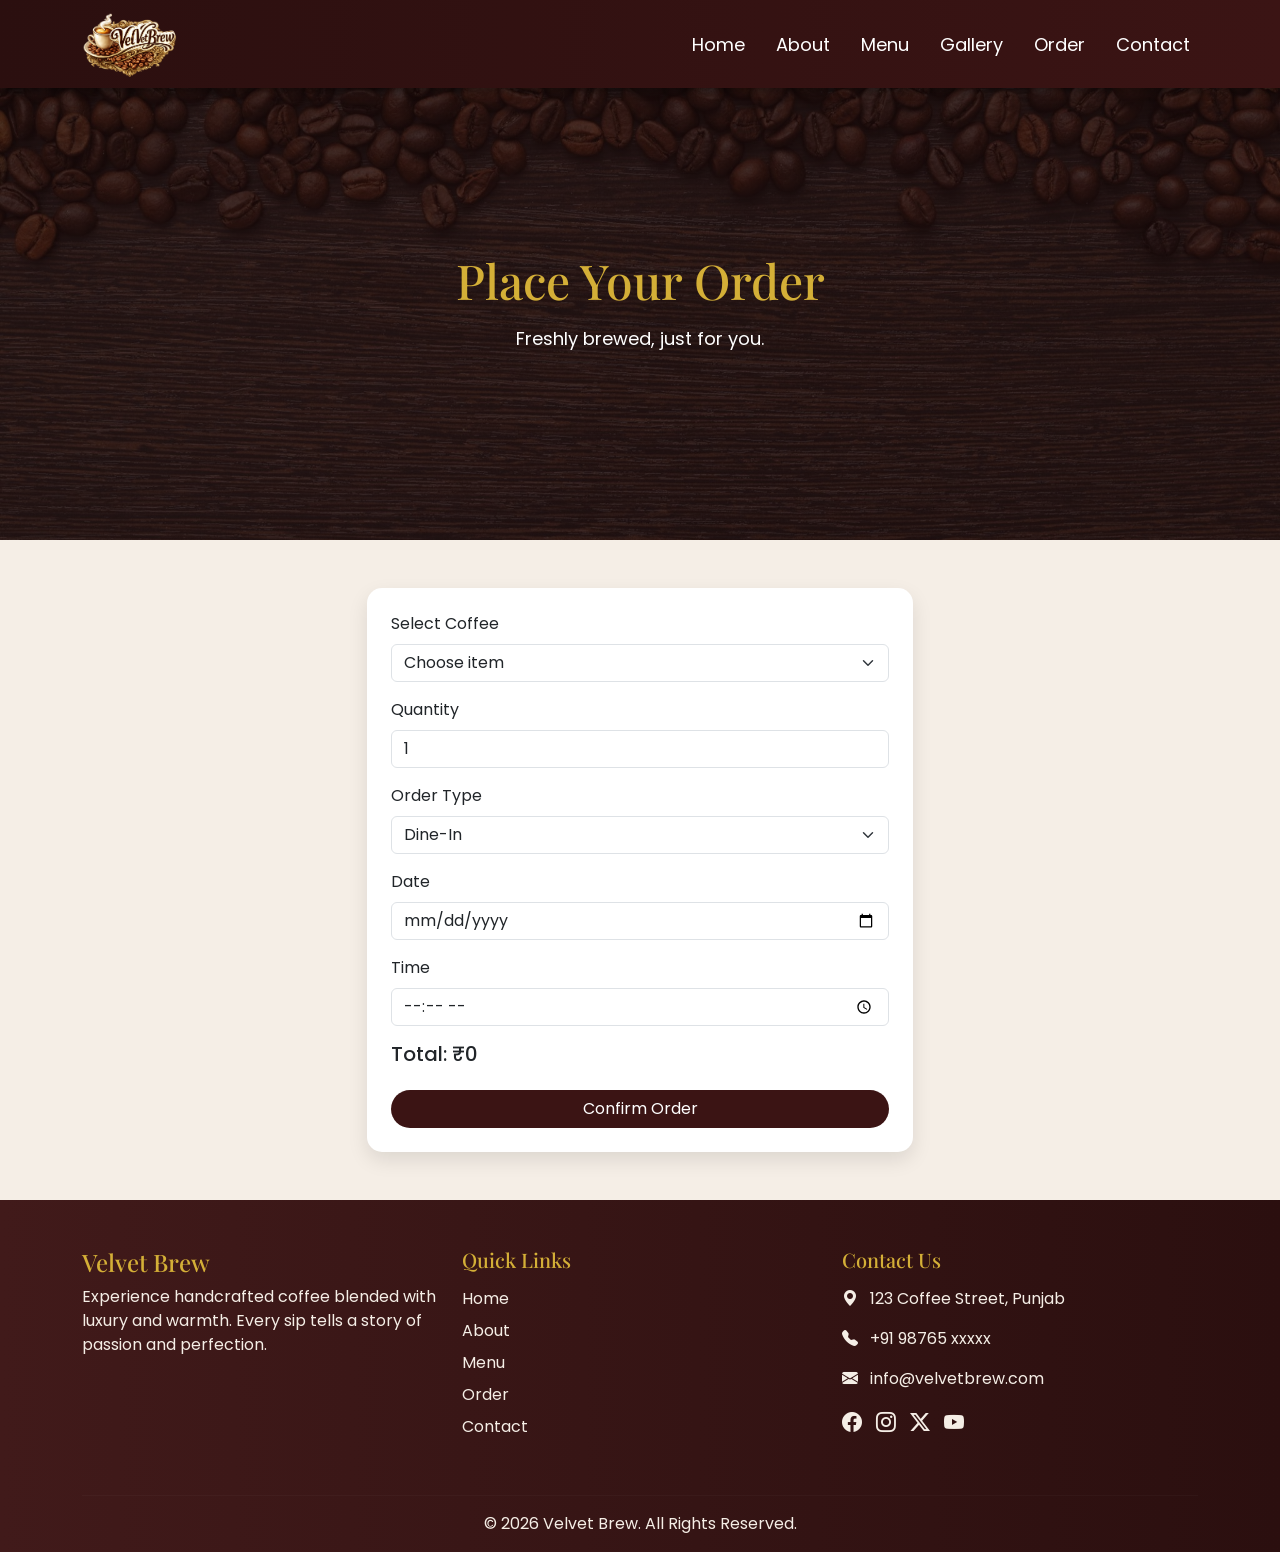
<file: order.html>
<!DOCTYPE html>
<html lang="en">
<head>
    <meta charset="UTF-8">
    <title>Order | Velvet Brew</title>
    <meta name="viewport" content="width=device-width, initial-scale=1">
    <link href="https://fonts.googleapis.com/css2?family=Playfair+Display:wght@600;700&family=Poppins:wght@300;400;500&display=swap" rel="stylesheet">
    <link href="https://cdn.jsdelivr.net/npm/bootstrap@5.3.2/dist/css/bootstrap.min.css" rel="stylesheet">
    <link href="https://cdn.jsdelivr.net/npm/bootstrap-icons@1.11.3/font/bootstrap-icons.css" rel="stylesheet">
    <script src="https://cdn.jsdelivr.net/npm/bootstrap@5.3.2/dist/js/bootstrap.bundle.min.js"></script>
    <link rel="stylesheet" href="css/order.css">
    <script src="js/order.js"></script>
</head>
<body>
    <nav class="navbar navbar-expand-lg navbar-dark fixed-top">
        <div class="container">
            <a class="navbar-brand d-flex align-items-center" href="#">
                <img src="images/logo2.png" alt="Velvet Brew Logo" class="logo-img">
            </a>
            <button class="navbar-toggler" type="button" data-bs-toggle="collapse" data-bs-target="#navbarNav">
                <span class="navbar-toggler-icon"></span>
            </button>
            <div class="collapse navbar-collapse" id="navbarNav">
                <ul class="navbar-nav ms-auto">
                    <li class="nav-item"><a class="nav-link" href="index.html">Home</a></li>
                    <li class="nav-item"><a class="nav-link" href="about.html">About</a></li>
                    <li class="nav-item"><a class="nav-link" href="menu.html">Menu</a></li>
                    <li class="nav-item"><a class="nav-link" href="gallery.html">Gallery</a></li>
                    <li class="nav-item"><a class="nav-link active" href="order.html">Order</a></li>
                    <li class="nav-item"><a class="nav-link" href="contact.html">Contact</a></li>
                </ul>
            </div>
        </div>
    </nav>
    <section class="order-hero d-flex align-items-center text-center">
        <div class="container">
            <h1>Place Your Order</h1>
            <p>Freshly brewed, just for you.</p>
        </div>
    </section>
    <section class="order-section py-5">
        <div class="container">
            <div class="row justify-content-center">
                <div class="col-lg-6">
                    <form id="orderForm" class="order-form p-4">
                        <div class="mb-3">
                            <label class="form-label">Select Coffee</label>
                            <select class="form-select" id="coffeeSelect" required>
                                <option value="" disabled selected>Choose item</option>
                                <option value="199">Espresso - ₹199</option>
                                <option value="249">Velvet Latte - ₹249</option>
                                <option value="269">Dark Mocha - ₹269</option>
                                <option value="229">Iced Coffee - ₹229</option>
                            </select>
                        </div>
                        <div class="mb-3">
                            <label class="form-label">Quantity</label>
                            <input type="number" class="form-control" id="quantity" min="1" value="1" required>
                        </div>
                        <div class="mb-3">
                            <label class="form-label">Order Type</label>
                            <select class="form-select" required>
                                <option>Dine-In</option>
                                <option>Pickup</option>
                            </select>
                        </div>
                        <div class="mb-3">
                            <label class="form-label">Date</label>
                            <input type="date" class="form-control" required>
                        </div>
                        <div class="mb-3">
                            <label class="form-label">Time</label>
                            <input type="time" class="form-control" required>
                        </div>
                        <h5 class="mt-3">Total: ₹<span id="totalPrice">0</span></h5>
                        <button type="submit" class="btn order-btn mt-3 w-100">Confirm Order</button>
                    </form>
                </div>
            </div>
        </div>
    </section>
    <footer class="footer-section pt-5 pb-3">
        <div class="container">
            <div class="row">
                <div class="col-lg-4 col-md-6 mb-4">
                    <h4 class="footer-brand">Velvet Brew</h4>
                    <p>Experience handcrafted coffee blended with luxury and warmth. 
                    Every sip tells a story of passion and perfection.</p>
                </div>
                <div class="col-lg-4 col-md-6 mb-4">
                    <h5 class="footer-title">Quick Links</h5>
                    <ul class="footer-links">
                        <li><a href="index.html">Home</a></li>
                        <li><a href="about.html">About</a></li>
                        <li><a href="menu.html">Menu</a></li>
                        <li><a href="order.html">Order</a></li>
                        <li><a href="contact.html">Contact</a></li>
                    </ul>
                </div>
                <div class="col-lg-4 col-md-12 mb-4">
                    <h5 class="footer-title">Contact Us</h5>
                    <p><i class="bi bi-geo-alt-fill me-2"></i> 123 Coffee Street, Punjab</p>
                    <p><i class="bi bi-telephone-fill me-2"></i> +91 98765 xxxxx</p>
                    <p><i class="bi bi-envelope-fill me-2"></i> info@velvetbrew.com</p>
                    <div class="social-icons mt-3">
                        <a href="#"><i class="bi bi-facebook"></i></a>
                        <a href="#"><i class="bi bi-instagram"></i></a>
                        <a href="#"><i class="bi bi-twitter-x"></i></a>
                        <a href="#"><i class="bi bi-youtube"></i></a>
                    </div>
                </div>
            </div><hr>
            <div class="text-center"><p class="mb-0">© 2026 Velvet Brew. All Rights Reserved.</p></div>
        </div>
    </footer>
</body>
</html>
</file>
<file: css/style.css>
body {
    font-family: 'Poppins', sans-serif;
    background-color: #f5eee6;
    margin: 0;
    padding: 0;
}
.navbar {
    background: linear-gradient(90deg, #2b0f0f, #3b1414);
    padding: 4px 0;  
    transition: top 0.4s ease-in-out;
    box-shadow: 0 3px 8px rgba(0,0,0,0.4);
}
.navbar-hide {
    transform: translateY(-100%);
}
.nav-link {
    color: #ffffff ;
    margin-left: 15px;
    font-size: 18px;
    transition: 0.3s;
}
.nav-link:hover {
    color: #d4af37 ;
}
.logo-img {
    height: 70px;       
    width: auto;
    border-radius: 50%;
    object-fit: cover;
}
.hero-section {
    height: 100vh;
    background: linear-gradient(to right, #411a1a, #2b0f0fe1);
    color: white;
    padding-top: 80px;
}
.hero-text {
    animation: slideUp 1.2s ease forwards;
    opacity: 0;
}
@keyframes slideUp {
    from {
        transform: translateY(80px);
        opacity: 0;
    }
    to {
        transform: translateY(0);
        opacity: 1;
    }
}
.hero-title {
    font-family: 'Playfair Display', serif;
    font-size: 48px;
    margin-bottom: 20px;
}
.hero-title span {
    color: #d4af37;
}
.hero-subtitle {
    font-size: 16px;
    margin-bottom: 25px;
    color: #f5eee6;
}
.hero-btn {
    background-color: #d4af37;
    color: #2b0f0f;
    padding: 10px 25px;
    border-radius: 30px;
    font-weight: 500;
    transition: 0.3s;
}
.hero-btn:hover {
    background-color: #fff;
    color: #2b0f0f;
    transform: scale(1.05);
}
.floating-img {
    animation: float 4s ease-in-out infinite;
    max-height: 420px;
}
@keyframes float {
    0% { transform: translateY(0px); }
    50% { transform: translateY(-15px); }
    100% { transform: translateY(0px); }
}
@media (max-width: 991px) {
    .hero-section {
        text-align: center;
        height: auto;
        padding: 120px 0 60px;
    }
    .hero-title {
        font-size: 36px;
    }
    .hero-image {
        margin-top: 40px;
    }
}
.featured-section {
    background-color: #f5eee6;
}
.section-title {
    font-family: 'Playfair Display', serif;
    font-size: 40px;
    color: #3b1414;
    position: relative;
}
.section-title::after {
    content: "";
    width: 80px;
    height: 3px;
    background-color: #d4af37;
    display: block;
    margin: 10px auto 0;
}
.coffee-card {
    background: white;
    padding: 25px;
    border-radius: 15px;
    box-shadow: 0 8px 20px rgba(0,0,0,0.1);
    transition: 0.4s;
    animation: fadeUp 1s ease forwards;
    opacity: 0;
}
.coffee-card img {
    border-radius: 12px;
    margin-bottom: 15px;
}
.coffee-card h4 {
    font-family: 'Playfair Display', serif;
    color: #3b1414;
    margin-bottom: 10px;
}
.coffee-card p {
    font-size: 14px;
    color: #555;
}
.price {
    display: inline-block;
    margin-top: 10px;
    font-weight: 600;
    color: #d4af37;
}
.coffee-card:hover {
    transform: translateY(-10px);
    box-shadow: 0 12px 25px rgba(0,0,0,0.2);
}
@keyframes fadeUp {
    from {
        transform: translateY(50px);
        opacity: 0;
    }
    to {
        transform: translateY(0);
        opacity: 1;
    }
}
.featured-section {
    background-color: #f5eee6;
}
.section-title {
    font-family: 'Playfair Display', serif;
    font-size: 40px;
    color: #3b1414;
    position: relative;
}
.section-title::after {
    content: "";
    width: 80px;
    height: 3px;
    background-color: #d4af37;
    display: block;
    margin: 10px auto 0;
}
.coffee-card {
    background: white;
    padding: 25px;
    border-radius: 15px;
    box-shadow: 0 8px 20px rgba(0,0,0,0.1);
    transition: 0.4s;
    animation: fadeUp 1s ease forwards;
    opacity: 0;
}
.coffee-card img {
    border-radius: 12px;
    margin-bottom: 15px;
}
.coffee-card h4 {
    font-family: 'Playfair Display', serif;
    color: #3b1414; 
    margin-bottom: 10px;
}
.coffee-card p {
    font-size: 14px;
    color: #555;
}
.price {
    display: inline-block;
    margin-top: 10px;
    font-weight: 600;
    color: #d4af37;
}
.coffee-card:hover {
    transform: translateY(-10px);
    box-shadow: 0 12px 25px rgba(0,0,0,0.2);
}
@keyframes fadeUp {
    from {
        transform: translateY(50px);
        opacity: 0;
    }
    to {
        transform: translateY(0);
        opacity: 1;
    }
}
.why-section {
    background: linear-gradient(to right, #411a1a, #2b0f0f);
    color: white;
}
.section-title-light {
    font-family: 'Playfair Display', serif;
    font-size: 40px;
    color: #d4af37;
    position: relative;
}
.section-title-light::after {
    content: "";
    width: 80px;
    height: 3px;
    background-color: #fff;
    display: block;
    margin: 10px auto 0;
}
.why-box {
    background: rgba(255, 255, 255, 0.05);
    padding: 30px;
    border-radius: 15px;
    transition: 0.4s;
    backdrop-filter: blur(8px);
}
.why-box:hover {
    transform: translateY(-10px);
    box-shadow: 0 10px 25px rgba(212, 175, 55, 0.4);
}
.icon {
    font-size: 40px;
    margin-bottom: 15px;
}
.why-box h4 {
    font-family: 'Playfair Display', serif;
    margin-bottom: 10px;
}
.why-box p {
    font-size: 14px;
    color: #ddd;
}
.testimonial-section {
    background-color: #f5eee6;  
}
.testimonial-section .section-title {
    color: #3b1414;
}
.testimonial-card {
    background: white;
    padding: 40px;
    border-radius: 15px;
    max-width: 700px;
    box-shadow: 0 8px 20px rgba(0,0,0,0.1);
    transition: 0.4s;
}
.testimonial-card:hover {
    transform: translateY(-5px);
    box-shadow: 0 12px 25px rgba(0,0,0,0.2);
}
.testimonial-card p {
    font-size: 18px;
    font-style: italic;
    color: #555;
    margin-bottom: 20px;
}
.testimonial-card h5 {
    font-family: 'Playfair Display', serif;
    color: #3b1414;
}
.stars {
    color: #d4af37;
    font-size: 18px;
    margin-top: 10px;
}
.footer-section {
    background: linear-gradient(to right, #411a1a, #2b0f0f);
    color: #f5eee6;
}
.footer-brand {
    font-family: 'Playfair Display', serif;
    color: #d4af37;
}
.footer-title {
    font-family: 'Playfair Display', serif;
    color: #d4af37;
    margin-bottom: 15px;
}
.footer-links {
    list-style: none;
    padding: 0;
}
.footer-links li {
    margin-bottom: 8px;
}
.footer-links a {
    text-decoration: none;
    color: #f5eee6;
    transition: 0.3s;
}
.footer-links a:hover {
    color: #d4af37;
}
.social-icons a {
    display: inline-block;
    margin-right: 10px;
    font-size: 20px;
    color: #f5eee6;
    transition: 0.3s;
}
.social-icons a:hover {
    color: #d4af37;
    transform: scale(1.2);
}
.footer-section hr {
    border-color: rgba(255,255,255,0.1);
}
</file>
<file: css/about.css>
body {
    font-family: 'Poppins', sans-serif;
    background-color: #f5eee6;
    margin: 0;
    padding: 0;
}
.navbar {
    background: linear-gradient(90deg, #2b0f0f, #3b1414);
    padding: 4px 0;  
    transition: top 0.4s ease-in-out;
    box-shadow: 0 3px 8px rgba(0,0,0,0.4);
}
.navbar-hide {
    transform: translateY(-100%);
}
.nav-link {
    color: #ffffff ;
    margin-left: 15px;
    font-size: 18px;
    transition: 0.3s;
}
.nav-link:hover {
    color: #d4af37 ;
}
.logo-img {
    height: 70px;       
    width: auto;
    border-radius: 50%;
    object-fit: cover;
}
.about-hero {
    height: 60vh;
    display: flex;
    align-items: center;
    justify-content: center;
    text-align: center;
    background: linear-gradient(rgba(26,10,10,0.75), rgba(26,10,10,0.75)),
                url('../images/cof2.jpg') center/cover no-repeat;
    color: white;
    padding-top: 80px; 
}
.about-hero h1 {
    font-family: 'Playfair Display', serif;
    font-size: 48px;
    color: #d4af37;
    margin-bottom: 15px;
    animation: slideUp 1s ease forwards;
    opacity: 0;
}
.about-hero p {
    font-size: 18px;
    animation: slideUp 1s ease forwards;
    animation-delay: 0.3s;
    opacity: 0;
}
@keyframes slideUp {
    from {
        transform: translateY(40px);
        opacity: 0;
    }
    to {
        transform: translateY(0);
        opacity: 1;
    }
}
@media (max-width: 768px) {
    .about-hero {
        height: 50vh;
        padding: 100px 20px 60px;
    }
    .about-hero h1 {
        font-size: 32px;
    }
    .about-hero p {
        font-size: 15px;
    }
}
.our-story {
    background-color: #f5eee6;
}
.story-text h2 {
    font-family: 'Playfair Display', serif;
    font-size: 38px;
    color: #3b1414;
    margin-bottom: 20px;
    margin-left: 10px;
}
.story-text p {
    color: #555;
    font-size: 15px;
    line-height: 1.8;
    margin-left: 10px;
}
.story-btn {
    background-color: #3b1414;
    color: white;
    padding: 8px 25px;
    border-radius: 30px;
    transition: 0.3s;
    margin-left: 10px;
}
.story-btn:hover {
    background-color: #d4af37;
    color: #3b1414;
}
.story-img,
.story-text {
    animation: fadeUp 1s ease forwards;
    opacity: 0;
}
@keyframes fadeUp {
    from {
        transform: translateY(50px);
        opacity: 0;
    }
    to {
        transform: translateY(0);
        opacity: 1;
    }
}
.mission-section {
    background: linear-gradient(to right, #411a1a, #2b0f0f);
    color: white;
}
.mission-box {
    background: rgba(255, 255, 255, 0.05);
    padding: 40px;
    border-radius: 15px;
    backdrop-filter: blur(8px);
    transition: 0.4s;
}
.mission-box:hover {
    transform: translateY(-8px);
    box-shadow: 0 10px 25px rgba(212, 175, 55, 0.4);
}
.mission-icon {
    font-size: 40px;
    color: #d4af37;
    margin-bottom: 15px;
}
.mission-box h4 {
    font-family: 'Playfair Display', serif;
    margin-bottom: 15px;
}
.mission-box p {
    font-size: 15px;
    color: #ddd;
}
.team-section {
    background-color: #f5eee6;
}
.team-card {
    background: white;
    padding: 30px;
    border-radius: 15px;
    box-shadow: 0 8px 20px rgba(0,0,0,0.1);
    transition: 0.4s;
}
.team-card:hover {
    transform: translateY(-8px);
    box-shadow: 0 12px 25px rgba(0,0,0,0.2);
}
.team-img {
    width: 140px;
    height: 140px;
    object-fit: cover;
    border-radius: 50%;
    margin-bottom: 15px;
}
.team-card h5 {
    font-family: 'Playfair Display', serif;
    color: #3b1414;
    margin-bottom: 5px;
}
.team-card p {
    font-size: 14px;
    color: #777;
}
.team-social i {
    font-size: 18px;
    margin: 0 6px;
    color: #3b1414;
    transition: 0.3s;
}
.team-social i:hover {
    color: #d4af37;
}
.stats-section {
    background: linear-gradient(to right,  #411a1a, #2b0f0f);
    color: white;
}
.stat-box h2 {
    font-size: 42px;
    font-weight: bold;
    color: #d4af37;
}
.stat-box p {
    margin-top: 10px;
    font-size: 15px;
    color: #ddd;
}
.cta-section {
    background-color: #f5eee6;
}
.cta-section h2 {
    font-family: 'Playfair Display', serif;
    font-size: 36px;
    color: #3b1414;
}
.cta-section p {
    color: #666;
}
.cta-btn {
    background-color: #3b1414;
    color: white;
    padding: 10px 30px;
    border-radius: 30px;
    transition: 0.3s;
}
.cta-btn:hover {
    background-color: #d4af37;
    color: #3b1414;
}
.footer-section {
    background: linear-gradient(to right, #411a1a, #2b0f0f);
    color: #f5eee6;
}
.footer-brand {
    font-family: 'Playfair Display', serif;
    color: #d4af37;
}
.footer-title {
    font-family: 'Playfair Display', serif;
    color: #d4af37;
    margin-bottom: 15px;
}
.footer-links {
    list-style: none;
    padding: 0;
}
.footer-links li {
    margin-bottom: 8px;
}
.footer-links a {
    text-decoration: none;
    color: #f5eee6;
    transition: 0.3s;
}
.footer-links a:hover {
    color: #d4af37;
}
.social-icons a {
    display: inline-block;
    margin-right: 10px;
    font-size: 20px;
    color: #f5eee6;
    transition: 0.3s;
}
.social-icons a:hover {
    color: #d4af37;
    transform: scale(1.2);
}
.footer-section hr {
    border-color: rgba(255,255,255,0.1);
}
</file>
<file: css/contact.css>
body {
    font-family: 'Poppins', sans-serif;
    background-color: #f5eee6;
    margin: 0;
    padding: 0;
}
.navbar {
    background: linear-gradient(90deg, #2b0f0f, #3b1414);
    padding: 4px 0;  
    transition: top 0.4s ease-in-out;
    box-shadow: 0 3px 8px rgba(0,0,0,0.4);
}
.navbar-hide {
    transform: translateY(-100%);
}
.nav-link {
    color: #ffffff ;
    margin-left: 15px;
    font-size: 18px;
    transition: 0.3s;
}
.nav-link:hover {
    color: #d4af37 ;
}
.logo-img {
    height: 70px;       
    width: auto;
    border-radius: 50%;
    object-fit: cover;
}
.contact-hero {
    height: 60vh;
    display: flex;
    align-items: center;
    justify-content: center;
    text-align: center;
    background: linear-gradient(rgba(26,10,10,0.75), rgba(26,10,10,0.75)),
                url('../images/contact.jpg') center/cover no-repeat;
    color: white;
    padding-top: 80px; 
}
.contact-hero h1 {
    font-family: 'Playfair Display', serif;
    font-size: 48px;
    color: #d4af37;
    margin-bottom: 15px;
    animation: slideUp 1s ease forwards;
    opacity: 0;
}
.contact-hero p {
    font-size: 18px;
    animation: slideUp 1s ease forwards;
    animation-delay: 0.3s;
    opacity: 0;
}
@keyframes slideUp {
    from {
        transform: translateY(40px);
        opacity: 0;
    }
    to {
        transform: translateY(0);
        opacity: 1;
    }
}
@media (max-width: 768px) {
    .contact-hero {
        height: 50vh;
        padding: 100px 20px 60px;
    }
    .contact-hero h1 {
        font-size: 32px;
    }
    .contact-hero p {
        font-size: 15px;
    }
}
.contact-section {
    background-color: #f5eee6;
    color: #3b1414;
}
.contact-wrapper {
    background: white;
    border-radius: 20px;
    box-shadow: 0 8px 25px rgba(0,0,0,0.1);
}
.contact-title {
    font-family: 'Playfair Display', serif;
    color: #3b1414;
}
.contact-input {
    background: #f9f6f2;
    border: 1px solid #ddd;
    border-radius: 30px;
    padding: 12px 20px;
}
.contact-input::placeholder {
    color: #777;
}
.contact-input:focus {
    box-shadow: 0 0 8px rgba(212, 175, 55, 0.5);
    border-color: #d4af37;
}
.contact-btn {
    background-color: #3b1414;
    color: white;
    border-radius: 30px;
    padding: 10px;
    transition: 0.3s;
}
.contact-btn:hover {
    background-color: #d4af37;
    color: #3b1414;
}
.contact-info {
    background: #f9f6f2;
    border-radius: 15px;
}
.contact-detail {
    display: flex;
    align-items: center;
    margin-bottom: 15px;
}
.contact-detail i {
    font-size: 20px;
    color: #d4af37;
    margin-right: 10px;
}
</file>
<file: css/gallery.css>
body {
    font-family: 'Poppins', sans-serif;
    background-color: #f5eee6;
    margin: 0;
    padding: 0;
}
.navbar {
    background: linear-gradient(90deg, #2b0f0f, #3b1414);
    padding: 4px 0;  
    transition: top 0.4s ease-in-out;
    box-shadow: 0 3px 8px rgba(0,0,0,0.4);
}
.navbar-hide {
    transform: translateY(-100%);
}
.nav-link {
    color: #ffffff ;
    margin-left: 15px;
    font-size: 18px;
    transition: 0.3s;
}
.nav-link:hover {
    color: #d4af37 ;
}
.logo-img {
    height: 70px;       
    width: auto;
    border-radius: 50%;
    object-fit: cover;
}
.gallery-hero {
    height: 60vh;
    display: flex;
    align-items: center;
    justify-content: center;
    text-align: center;
    background: linear-gradient(rgba(26,10,10,0.75), rgba(26,10,10,0.75)),
                url('../images/gallery.jpg') center/cover no-repeat;
    color: white;
    padding-top: 80px; 
}
.gallery-hero h1 {
    font-family: 'Playfair Display', serif;
    font-size: 48px;
    color: #d4af37;
    margin-bottom: 15px;
    animation: slideUp 1s ease forwards;
    opacity: 0;
}
.gallery-hero p {
    font-size: 18px;
    animation: slideUp 1s ease forwards;
    animation-delay: 0.3s;
    opacity: 0;
}
@keyframes slideUp {
    from {
        transform: translateY(40px);
        opacity: 0;
    }
    to {
        transform: translateY(0);
        opacity: 1;
    }
}
@media (max-width: 768px) {
    .gallery-hero {
        height: 50vh;
        padding: 100px 20px 60px;
    }
    .gallery-hero h1 {
        font-size: 32px;
    }
    .gallery-hero p {
        font-size: 15px;
    }
}
.gallery-section {
    background-color: #f5eee6;
}
.gallery-item {
    overflow: hidden;
    border-radius: 12px;
}
.gallery-item img {
    transition: 0.4s ease;
    border-radius: 12px;
}
.gallery-item:hover img {
    transform: scale(1.1);
}
.footer-section {
    background: linear-gradient(to right, #411a1a, #2b0f0f);
    color: #f5eee6;
}
.footer-brand {
    font-family: 'Playfair Display', serif;
    color: #d4af37;
}
.footer-title {
    font-family: 'Playfair Display', serif;
    color: #d4af37;
    margin-bottom: 15px;
}
.footer-links {
    list-style: none;
    padding: 0;
}
.footer-links li {
    margin-bottom: 8px;
}
.footer-links a {
    text-decoration: none;
    color: #f5eee6;
    transition: 0.3s;
}
.footer-links a:hover {
    color: #d4af37;
}
.social-icons a {
    display: inline-block;
    margin-right: 10px;
    font-size: 20px;
    color: #f5eee6;
    transition: 0.3s;
}
.social-icons a:hover {
    color: #d4af37;
    transform: scale(1.2);
}
.footer-section hr {
    border-color: rgba(255,255,255,0.1);
}
</file>
<file: css/menu.css>
body {
    font-family: 'Poppins', sans-serif;
    background-color: #f5eee6;
    margin: 0;
    padding: 0;
}
.navbar {
    background: linear-gradient(90deg, #2b0f0f, #3b1414);
    padding: 4px 0;  
    transition: top 0.4s ease-in-out;
    box-shadow: 0 3px 8px rgba(0,0,0,0.4);
}
.navbar-hide {
    transform: translateY(-100%);
}
.nav-link {
    color: #ffffff ;
    margin-left: 15px;
    font-size: 18px;
    transition: 0.3s;
}
.nav-link:hover {
    color: #d4af37 ;
}
.logo-img {
    height: 70px;       
    width: auto;
    border-radius: 50%;
    object-fit: cover;
}
.menu-hero {
    height: 60vh;
    display: flex;
    align-items: center;
    justify-content: center;
    text-align: center;
    background: linear-gradient(rgba(26,10,10,0.75), rgba(26,10,10,0.75)),
                url('../images/menu1.jpg') center/cover no-repeat;
    color: white;
    padding-top: 80px; 
}
.menu-hero h1 {
    font-family: 'Playfair Display', serif;
    font-size: 48px;
    color: #d4af37;
    margin-bottom: 15px;
    animation: slideUp 1s ease forwards;
    opacity: 0;
}
.menu-hero p {
    font-size: 18px;
    animation: slideUp 1s ease forwards;
    animation-delay: 0.3s;
    opacity: 0;
}
@keyframes slideUp {
    from {
        transform: translateY(40px);
        opacity: 0;
    }
    to {
        transform: translateY(0);
        opacity: 1;
    }
}
@media (max-width: 768px) {
    .menu-hero {
        height: 50vh;
        padding: 100px 20px 60px;
    }
    .menu-hero h1 {
        font-size: 32px;
    }
    .menu-hero p {
        font-size: 15px;
    }
}
.menu-section {
    background-color: #f5eee6;
}
.filter-btn {
    margin: 5px;
    background-color: #3b1414;
    color: white;
    border-radius: 20px;
    padding: 6px 20px;
}
.filter-btn.active,
.filter-btn:hover {
    background-color: #d4af37;
    color: #3b1414;
}
.menu-card {
    background: white;
    padding: 20px;
    border-radius: 12px;
    text-align: center;
    transition: 0.3s;
}
.menu-card:hover {
    transform: translateY(-5px);
    box-shadow: 0 10px 20px rgba(0,0,0,0.2);
}
.add-btn {
    background-color: #3b1414;
    color: white;
    border-radius: 20px;
    padding: 5px 15px;
}
.add-btn:hover {
    background-color: #d4af37;
    color: #3b1414;
}
.menu-card {
    animation: fadeUp 1s ease forwards;
    opacity: 0;
}
@keyframes fadeUp {
    from {
        transform: translateY(50px);
        opacity: 0;
    }
    to {
        transform: translateY(0);
        opacity: 1;
    }
}
.footer-section {
    background: linear-gradient(to right, #411a1a, #2b0f0f);
    color: #f5eee6;
}
.footer-brand {
    font-family: 'Playfair Display', serif;
    color: #d4af37;
}
.footer-title {
    font-family: 'Playfair Display', serif;
    color: #d4af37;
    margin-bottom: 15px;
}
.footer-links {
    list-style: none;
    padding: 0;
}
.footer-links li {
    margin-bottom: 8px;
}
.footer-links a {
    text-decoration: none;
    color: #f5eee6;
    transition: 0.3s;
}
.footer-links a:hover {
    color: #d4af37;
}
.social-icons a {
    display: inline-block;
    margin-right: 10px;
    font-size: 20px;
    color: #f5eee6;
    transition: 0.3s;
}
.social-icons a:hover {
    color: #d4af37;
    transform: scale(1.2);
}
.footer-section hr {
    border-color: rgba(255,255,255,0.1);
}
</file>
<file: css/order.css>
body {
    font-family: 'Poppins', sans-serif;
    background-color: #f5eee6;
    margin: 0;
    padding: 0;
}
.navbar {
    background: linear-gradient(90deg, #2b0f0f, #3b1414);
    padding: 4px 0;  
    transition: top 0.4s ease-in-out;
    box-shadow: 0 3px 8px rgba(0,0,0,0.4);
}
.navbar-hide {
    transform: translateY(-100%);
}
.nav-link {
    color: #ffffff ;
    margin-left: 15px;
    font-size: 18px;
    transition: 0.3s;
}
.nav-link:hover {
    color: #d4af37 ;
}
.logo-img {
    height: 70px;       
    width: auto;
    border-radius: 50%;
    object-fit: cover;
}
.order-hero {
    height: 60vh;
    display: flex;
    align-items: center;
    justify-content: center;
    text-align: center;
    background: linear-gradient(rgba(26,10,10,0.75), rgba(26,10,10,0.75)),
                url('../images/orderbg.jpg') center/cover no-repeat;
    color: white;
    padding-top: 80px; 
}
.order-hero h1 {
    font-family: 'Playfair Display', serif;
    font-size: 48px;
    color: #d4af37;
    margin-bottom: 15px;
    animation: slideUp 1s ease forwards;
    opacity: 0;
}
.order-hero p {
    font-size: 18px;
    animation: slideUp 1s ease forwards;
    animation-delay: 0.3s;
    opacity: 0;
}
@keyframes slideUp {
    from {
        transform: translateY(40px);
        opacity: 0;
    }
    to {
        transform: translateY(0);
        opacity: 1;
    }
}
@media (max-width: 768px) {
    .order-hero {
        height: 50vh;
        padding: 100px 20px 60px;
    }
    .order-hero h1 {
        font-size: 32px;
    }
    .order-hero p {
        font-size: 15px;
    }
}
.order-section {
    background-color: #f5eee6;
}
.order-form {
    background: white;
    border-radius: 15px;
    box-shadow: 0 8px 20px rgba(0,0,0,0.1);
}
.order-btn {
    background-color: #3b1414;
    color: white;
    border-radius: 30px;
    transition: 0.3s;
}
.order-btn:hover {
    background-color: #d4af37;
    color: #3b1414;
}
.footer-section {
    background: linear-gradient(to right, #411a1a, #2b0f0f);
    color: #f5eee6;
}
.footer-brand {
    font-family: 'Playfair Display', serif;
    color: #d4af37;
}
.footer-title {
    font-family: 'Playfair Display', serif;
    color: #d4af37;
    margin-bottom: 15px;
}
.footer-links {
    list-style: none;
    padding: 0;
}
.footer-links li {
    margin-bottom: 8px;
}
.footer-links a {
    text-decoration: none;
    color: #f5eee6;
    transition: 0.3s;
}
.footer-links a:hover {
    color: #d4af37;
}
.social-icons a {
    display: inline-block;
    margin-right: 10px;
    font-size: 20px;
    color: #f5eee6;
    transition: 0.3s;
}
.social-icons a:hover {
    color: #d4af37;
    transform: scale(1.2);
}
.footer-section hr {
    border-color: rgba(255,255,255,0.1);
}
</file>
